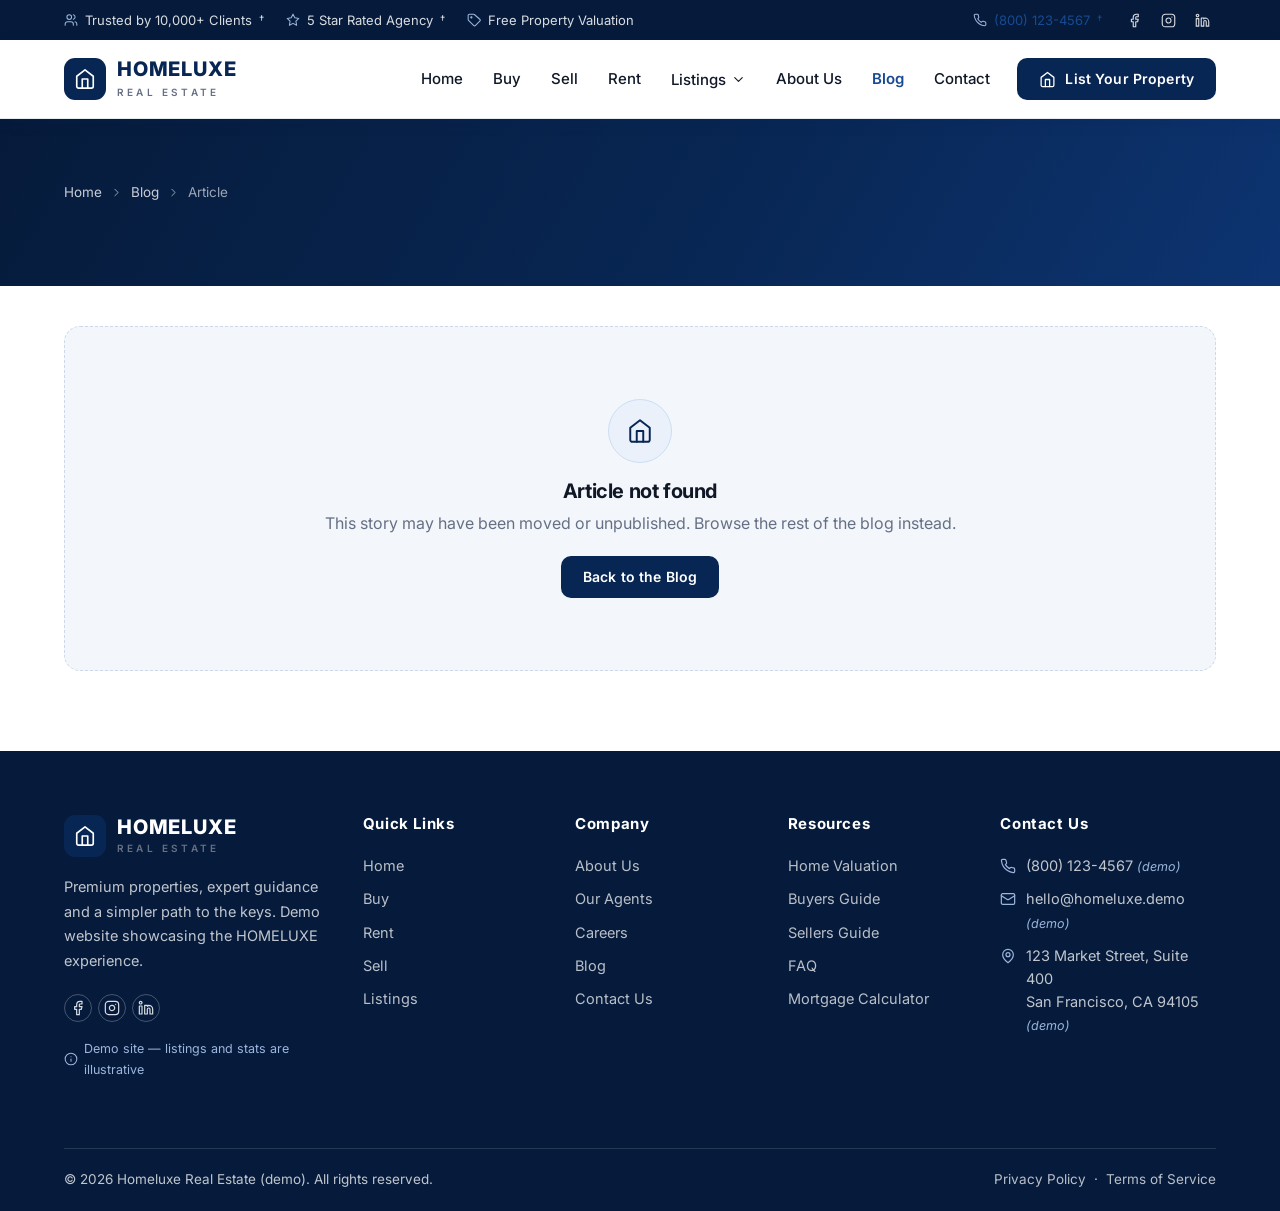
<file: blog-post.html>
<!DOCTYPE html>
<html lang="en">
<head>
  <meta charset="UTF-8">
  <meta name="viewport" content="width=device-width, initial-scale=1.0">
  <title>Article | HOMELUXE Real Estate</title>
  <meta name="description" content="Practical real estate guidance from the HOMELUXE team. Demo article.">
  <link rel="icon" href="data:image/svg+xml,%3Csvg xmlns='http://www.w3.org/2000/svg' viewBox='0 0 24 24' fill='%23082653'%3E%3Cpath d='m3 9 9-7 9 7v11a2 2 0 0 1-2 2H5a2 2 0 0 1-2-2z'/%3E%3C/svg%3E">
  <link rel="preconnect" href="https://fonts.googleapis.com">
  <link rel="preconnect" href="https://fonts.gstatic.com" crossorigin>
  <link href="https://fonts.googleapis.com/css2?family=Inter:wght@400;500;600;700;800&display=swap" rel="stylesheet">
  <link rel="stylesheet" href="css/style.css">
</head>
<body data-page="blog">
  <a class="sr-only" href="#main">Skip to content</a>
  <div id="site-header"></div>

  <main id="main">
    <section class="page-hero">
      <div class="container">
        <nav class="breadcrumbs" aria-label="Breadcrumb">
          <a href="index.html">Home</a> <svg class="i" width="13" height="13" viewBox="0 0 24 24" fill="none" stroke="currentColor" stroke-width="1.8" stroke-linecap="round" stroke-linejoin="round" aria-hidden="true"><path d="m9 18 6-6-6-6"/></svg>
          <a href="blog.html">Blog</a> <svg class="i" width="13" height="13" viewBox="0 0 24 24" fill="none" stroke="currentColor" stroke-width="1.8" stroke-linecap="round" stroke-linejoin="round" aria-hidden="true"><path d="m9 18 6-6-6-6"/></svg>
          <span aria-current="page" id="bc-article">Article</span>
        </nav>
      </div>
    </section>

    <div class="container">
      <div id="notFound" class="empty-state" style="display:none;margin:40px 0 80px">
        <span class="icon-circle navy" id="nfIcon"></span>
        <h3>Article not found</h3>
        <p>This story may have been moved or unpublished. Browse the rest of the blog instead.</p>
        <a class="btn btn-primary btn-sm" href="blog.html">Back to the Blog</a>
      </div>

      <article class="article" id="articleRoot" style="display:none;padding-block:44px 80px"></article>
    </div>
  </main>

  <div id="site-footer"></div>

  <script src="js/icons.js"></script>
  <script src="js/data.js"></script>
  <script src="js/core.js"></script>
  <script src="js/pages.js"></script>
</body>
</html>
</file>
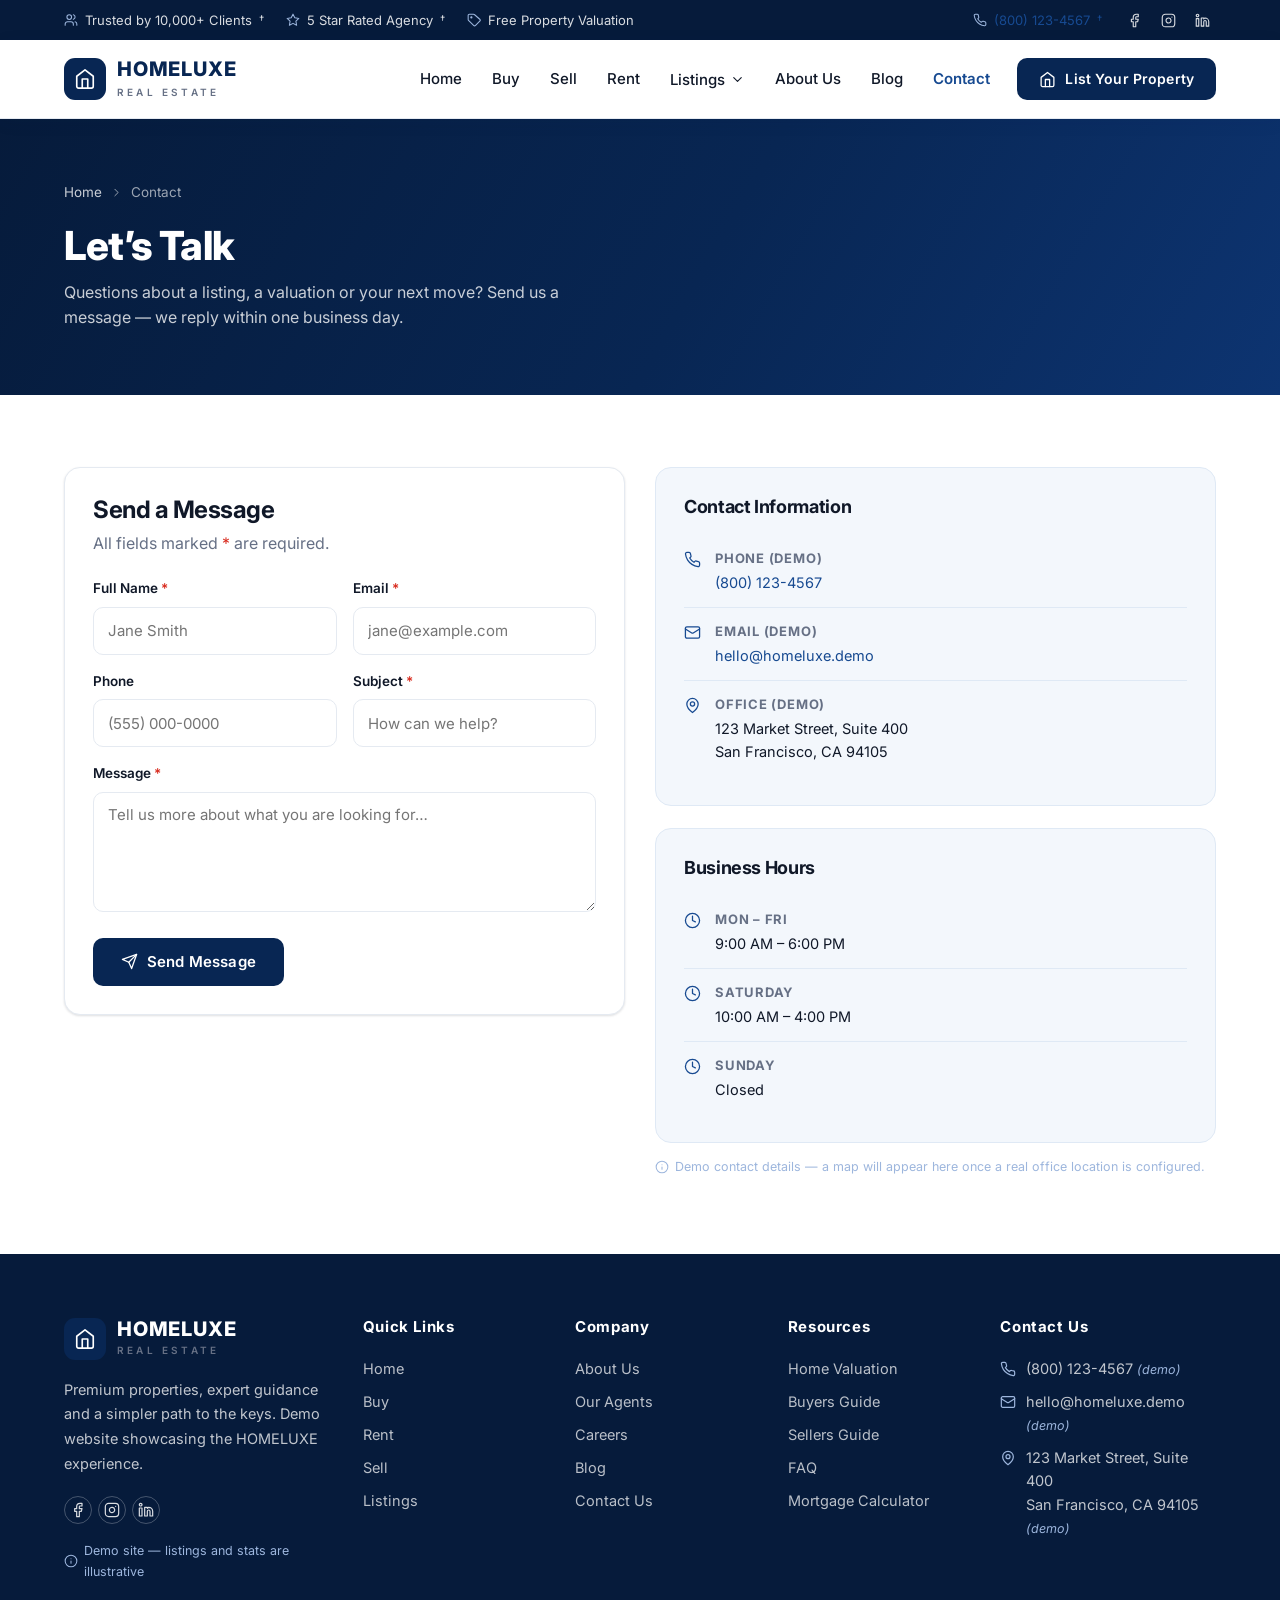
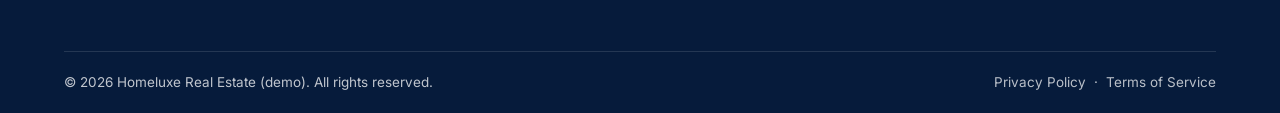
<file: contact.html>
<!DOCTYPE html>
<html lang="en">
<head>
  <meta charset="UTF-8">
  <meta name="viewport" content="width=device-width, initial-scale=1.0">
  <title>Contact Us | HOMELUXE Real Estate</title>
  <meta name="description" content="Contact HOMELUXE Real Estate — send us a message, call the office or visit us. We reply within one business day. Demo contact details.">
  <link rel="icon" href="data:image/svg+xml,%3Csvg xmlns='http://www.w3.org/2000/svg' viewBox='0 0 24 24' fill='%23082653'%3E%3Cpath d='m3 9 9-7 9 7v11a2 2 0 0 1-2 2H5a2 2 0 0 1-2-2z'/%3E%3C/svg%3E">
  <link rel="preconnect" href="https://fonts.googleapis.com">
  <link rel="preconnect" href="https://fonts.gstatic.com" crossorigin>
  <link href="https://fonts.googleapis.com/css2?family=Inter:wght@400;500;600;700;800&display=swap" rel="stylesheet">
  <link rel="stylesheet" href="css/style.css">
</head>
<body data-page="contact">
  <a class="sr-only" href="#main">Skip to content</a>
  <div id="site-header"></div>

  <main id="main">
    <section class="page-hero">
      <div class="container">
        <nav class="breadcrumbs" aria-label="Breadcrumb">
          <a href="index.html">Home</a> <svg class="i" width="13" height="13" viewBox="0 0 24 24" fill="none" stroke="currentColor" stroke-width="1.8" stroke-linecap="round" stroke-linejoin="round" aria-hidden="true"><path d="m9 18 6-6-6-6"/></svg>
          <span aria-current="page">Contact</span>
        </nav>
        <h1>Let&rsquo;s Talk</h1>
        <p>Questions about a listing, a valuation or your next move? Send us a message — we reply within one business day.</p>
      </div>
    </section>

    <section class="section" aria-label="Contact form and details">
      <div class="container calc-wrap">
        <div class="calc-card">
          <h2 style="font-size:24px;margin-bottom:6px">Send a Message</h2>
          <p style="color:var(--muted);margin-bottom:22px">All fields marked <span class="req" style="color:var(--danger)">*</span> are required.</p>
          <div id="contactFormMount"></div>
        </div>
        <div>
          <div class="info-panel">
            <h3>Contact Information</h3>
            <div class="info-row"><span data-icon="phone"></span><div><b>Phone (demo)</b><a href="tel:+18001234567">(800) 123-4567</a></div></div>
            <div class="info-row"><span data-icon="mail"></span><div><b>Email (demo)</b><a href="mailto:hello@homeluxe.demo">hello@homeluxe.demo</a></div></div>
            <div class="info-row"><span data-icon="pin"></span><div><b>Office (demo)</b>123 Market Street, Suite 400<br>San Francisco, CA 94105</div></div>
          </div>
          <div class="info-panel" style="margin-top:22px">
            <h3>Business Hours</h3>
            <div class="info-row"><span data-icon="clock"></span><div><b>Mon &ndash; Fri</b>9:00 AM – 6:00 PM</div></div>
            <div class="info-row"><span data-icon="clock"></span><div><b>Saturday</b>10:00 AM – 4:00 PM</div></div>
            <div class="info-row"><span data-icon="clock"></span><div><b>Sunday</b>Closed</div></div>
          </div>
          <p class="demo-note" style="margin-top:14px"><svg class="i" width="14" height="14" viewBox="0 0 24 24" fill="none" stroke="currentColor" stroke-width="1.8" stroke-linecap="round" stroke-linejoin="round" aria-hidden="true"><circle cx="12" cy="12" r="10"/><path d="M12 16v-4"/><path d="M12 8h.01"/></svg> Demo contact details — a map will appear here once a real office location is configured.</p>
        </div>
      </div>
    </section>
  </main>

  <div id="site-footer"></div>

  <script src="js/icons.js"></script>
  <script src="js/data.js"></script>
  <script src="js/core.js"></script>
  <script src="js/forms.js"></script>
  <script src="js/pages.js"></script>
</body>
</html>
</file>
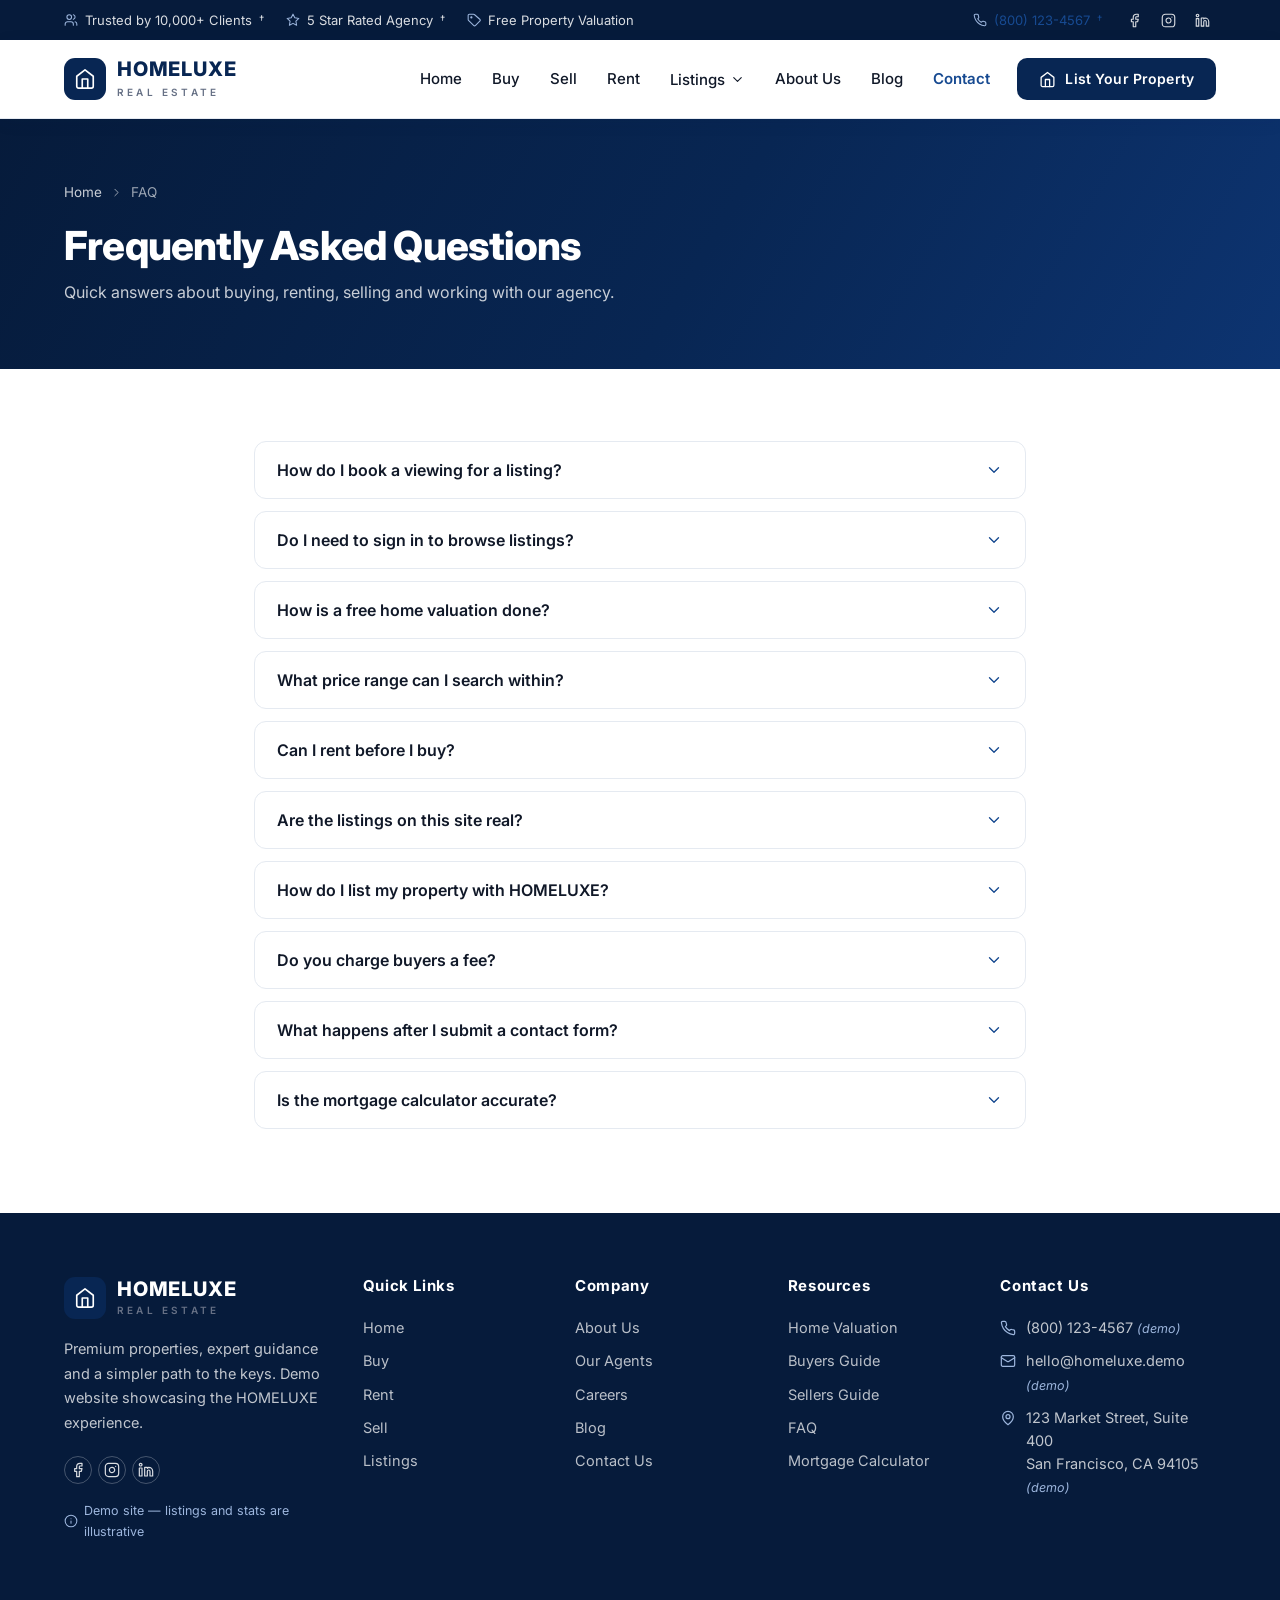
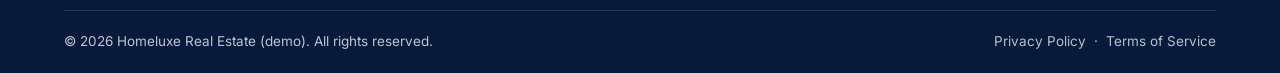
<file: faq.html>
<!DOCTYPE html>
<html lang="en">
<head>
  <meta charset="UTF-8">
  <meta name="viewport" content="width=device-width, initial-scale=1.0">
  <title>Frequently Asked Questions | HOMELUXE Real Estate</title>
  <meta name="description" content="Answers to common questions about buying, renting and selling property with HOMELUXE — financing, listings, valuations and the agency process.">
  <link rel="icon" href="data:image/svg+xml,%3Csvg xmlns='http://www.w3.org/2000/svg' viewBox='0 0 24 24' fill='%23082653'%3E%3Cpath d='m3 9 9-7 9 7v11a2 2 0 0 1-2 2H5a2 2 0 0 1-2-2z'/%3E%3C/svg%3E">
  <link rel="preconnect" href="https://fonts.googleapis.com">
  <link rel="preconnect" href="https://fonts.gstatic.com" crossorigin>
  <link href="https://fonts.googleapis.com/css2?family=Inter:wght@400;500;600;700;800&display=swap" rel="stylesheet">
  <link rel="stylesheet" href="css/style.css">
</head>
<body data-page="contact">
  <a class="sr-only" href="#main">Skip to content</a>
  <div id="site-header"></div>

  <main id="main">
    <section class="page-hero">
      <div class="container">
        <nav class="breadcrumbs" aria-label="Breadcrumb">
          <a href="index.html">Home</a> <svg class="i" width="13" height="13" viewBox="0 0 24 24" fill="none" stroke="currentColor" stroke-width="1.8" stroke-linecap="round" stroke-linejoin="round" aria-hidden="true"><path d="m9 18 6-6-6-6"/></svg>
          <span aria-current="page">FAQ</span>
        </nav>
        <h1>Frequently Asked Questions</h1>
        <p>Quick answers about buying, renting, selling and working with our agency.</p>
      </div>
    </section>

    <section class="section" aria-label="Questions and answers">
      <div class="container accordion" id="faqAccordion"></div>
    </section>
  </main>

  <div id="site-footer"></div>

  <script src="js/icons.js"></script>
  <script src="js/core.js"></script>
  <script src="js/pages.js"></script>
</body>
</html>
</file>
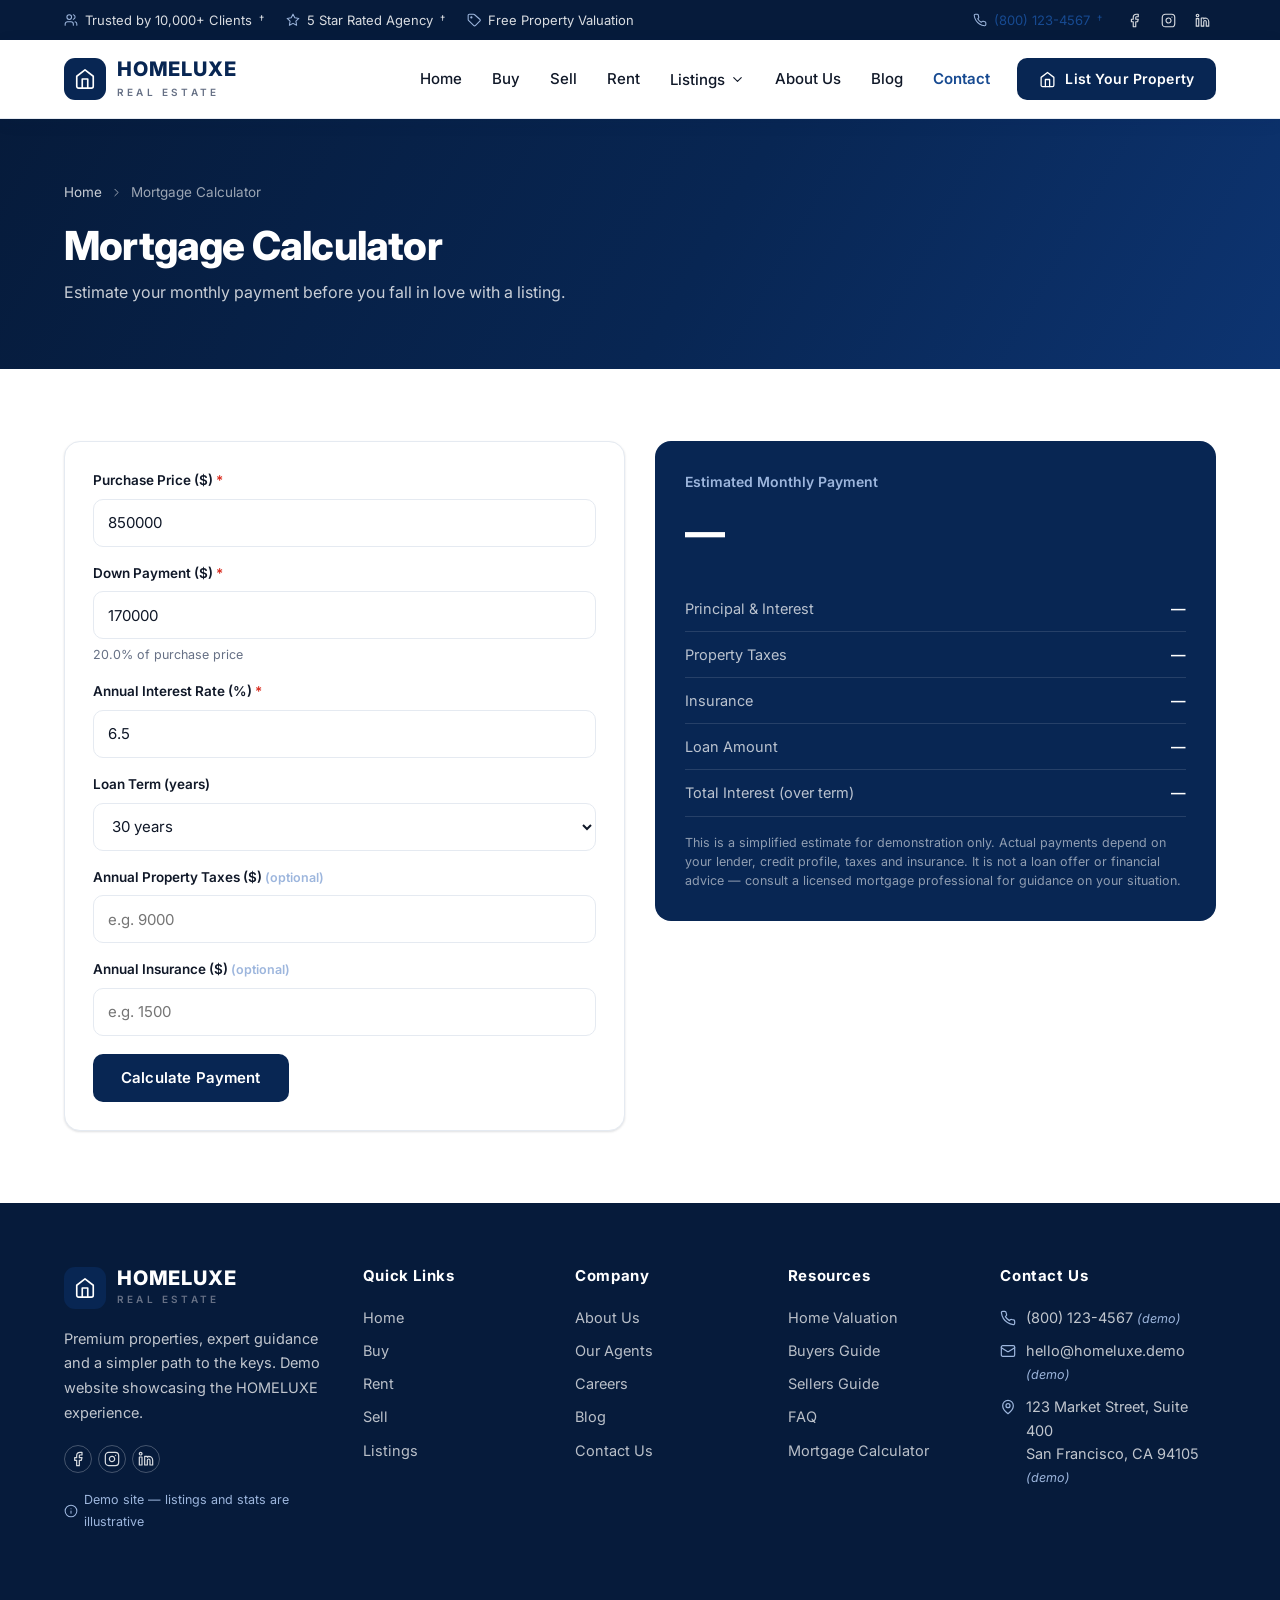
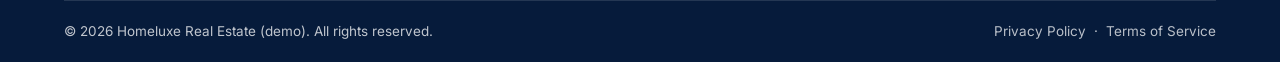
<file: mortgage-calculator.html>
<!DOCTYPE html>
<html lang="en">
<head>
  <meta charset="UTF-8">
  <meta name="viewport" content="width=device-width, initial-scale=1.0">
  <title>Mortgage Calculator | HOMELUXE Real Estate</title>
  <meta name="description" content="Estimate your monthly mortgage payment — principal, interest, taxes and insurance — with the HOMELUXE mortgage calculator. Estimates only, not financial advice.">
  <link rel="icon" href="data:image/svg+xml,%3Csvg xmlns='http://www.w3.org/2000/svg' viewBox='0 0 24 24' fill='%23082653'%3E%3Cpath d='m3 9 9-7 9 7v11a2 2 0 0 1-2 2H5a2 2 0 0 1-2-2z'/%3E%3C/svg%3E">
  <link rel="preconnect" href="https://fonts.googleapis.com">
  <link rel="preconnect" href="https://fonts.gstatic.com" crossorigin>
  <link href="https://fonts.googleapis.com/css2?family=Inter:wght@400;500;600;700;800&display=swap" rel="stylesheet">
  <link rel="stylesheet" href="css/style.css">
</head>
<body data-page="contact">
  <a class="sr-only" href="#main">Skip to content</a>
  <div id="site-header"></div>

  <main id="main">
    <section class="page-hero">
      <div class="container">
        <nav class="breadcrumbs" aria-label="Breadcrumb">
          <a href="index.html">Home</a> <svg class="i" width="13" height="13" viewBox="0 0 24 24" fill="none" stroke="currentColor" stroke-width="1.8" stroke-linecap="round" stroke-linejoin="round" aria-hidden="true"><path d="m9 18 6-6-6-6"/></svg>
          <span aria-current="page">Mortgage Calculator</span>
        </nav>
        <h1>Mortgage Calculator</h1>
        <p>Estimate your monthly payment before you fall in love with a listing.</p>
      </div>
    </section>

    <section class="section" aria-label="Mortgage calculator">
      <div class="container calc-wrap">
        <form class="calc-card" id="calcForm" novalidate>
          <div class="form-grid" style="grid-template-columns:1fr">
            <div class="field"><label for="c-price">Purchase Price ($) <span class="req">*</span></label>
              <input id="c-price" name="price" type="number" min="10000" step="1000" value="850000" inputmode="numeric"></div>
            <div class="field"><label for="c-down">Down Payment ($) <span class="req">*</span></label>
              <input id="c-down" name="down" type="number" min="0" step="1000" value="170000" inputmode="numeric">
              <div class="field-error" style="display:block;color:var(--muted)" id="downPct">—</div></div>
            <div class="field"><label for="c-rate">Annual Interest Rate (%) <span class="req">*</span></label>
              <input id="c-rate" name="rate" type="number" min="0.1" max="25" step="0.01" value="6.5" inputmode="decimal"></div>
            <div class="field"><label for="c-term">Loan Term (years)</label>
              <select id="c-term" name="term">
                <option value="30" selected>30 years</option>
                <option value="20">20 years</option>
                <option value="15">15 years</option>
                <option value="10">10 years</option>
              </select></div>
            <div class="field"><label for="c-tax">Annual Property Taxes ($) <span class="demo-note">(optional)</span></label>
              <input id="c-tax" name="tax" type="number" min="0" step="100" placeholder="e.g. 9000" inputmode="numeric"></div>
            <div class="field"><label for="c-ins">Annual Insurance ($) <span class="demo-note">(optional)</span></label>
              <input id="c-ins" name="ins" type="number" min="0" step="100" placeholder="e.g. 1500" inputmode="numeric"></div>
          </div>
          <button type="submit" class="btn btn-primary" style="margin-top:18px">Calculate Payment</button>
        </form>

        <div class="calc-result" id="calcResult" aria-live="polite">
          <div class="label">Estimated Monthly Payment</div>
          <div class="amount" id="calcMonthly">—</div>
          <div class="calc-rows">
            <div class="calc-row"><span>Principal &amp; Interest</span><b id="calcPI">—</b></div>
            <div class="calc-row"><span>Property Taxes</span><b id="calcTax">—</b></div>
            <div class="calc-row"><span>Insurance</span><b id="calcIns">—</b></div>
            <div class="calc-row"><span>Loan Amount</span><b id="calcLoan">—</b></div>
            <div class="calc-row"><span>Total Interest (over term)</span><b id="calcTotalInterest">—</b></div>
          </div>
          <p class="calc-fine">This is a simplified estimate for demonstration only. Actual payments depend on your lender, credit profile, taxes and insurance. It is not a loan offer or financial advice — consult a licensed mortgage professional for guidance on your situation.</p>
        </div>
      </div>
    </section>
  </main>

  <div id="site-footer"></div>

  <script src="js/icons.js"></script>
  <script src="js/core.js"></script>
  <script src="js/pages.js"></script>
</body>
</html>
</file>
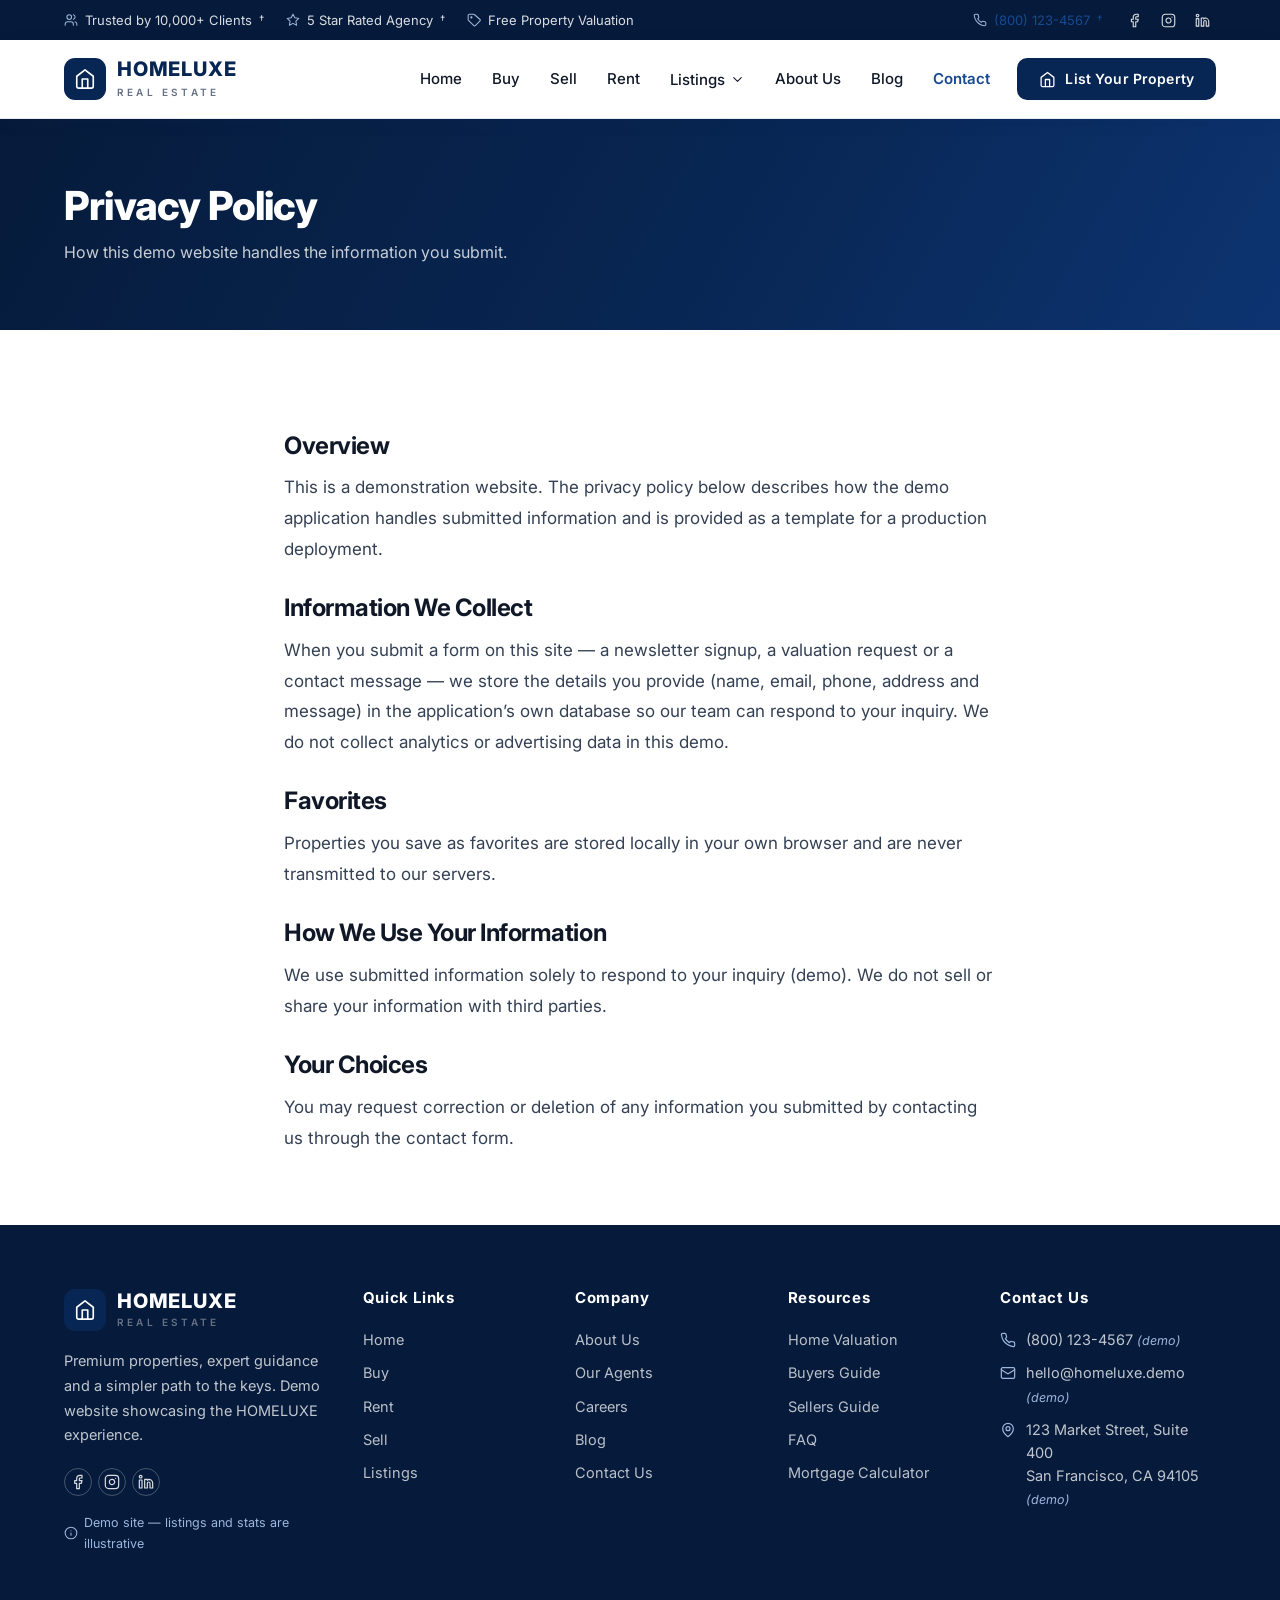
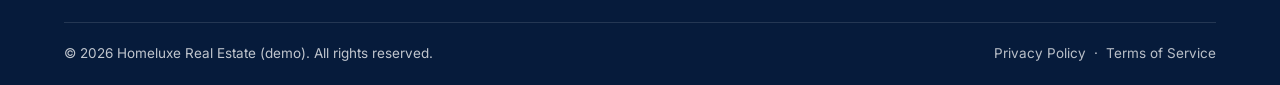
<file: privacy.html>
<!DOCTYPE html>
<html lang="en">
<head>
  <meta charset="UTF-8">
  <meta name="viewport" content="width=device-width, initial-scale=1.0">
  <title>Privacy Policy | HOMELUXE Real Estate</title>
  <meta name="description" content="Privacy policy for the HOMELUXE Real Estate demo website.">
  <meta name="robots" content="noindex">
  <link rel="icon" href="data:image/svg+xml,%3Csvg xmlns='http://www.w3.org/2000/svg' viewBox='0 0 24 24' fill='%23082653'%3E%3Cpath d='m3 9 9-7 9 7v11a2 2 0 0 1-2 2H5a2 2 0 0 1-2-2z'/%3E%3C/svg%3E">
  <link rel="preconnect" href="https://fonts.googleapis.com">
  <link rel="preconnect" href="https://fonts.gstatic.com" crossorigin>
  <link href="https://fonts.googleapis.com/css2?family=Inter:wght@400;500;600;700;800&display=swap" rel="stylesheet">
  <link rel="stylesheet" href="css/style.css">
</head>
<body data-page="contact">
  <a class="sr-only" href="#main">Skip to content</a>
  <div id="site-header"></div>
  <main id="main">
    <section class="page-hero"><div class="container">
      <h1>Privacy Policy</h1>
      <p>How this demo website handles the information you submit.</p>
    </div></section>
    <section class="section"><div class="container article">
      <h2>Overview</h2>
      <p>This is a demonstration website. The privacy policy below describes how the demo application handles submitted information and is provided as a template for a production deployment.</p>
      <h2>Information We Collect</h2>
      <p>When you submit a form on this site — a newsletter signup, a valuation request or a contact message — we store the details you provide (name, email, phone, address and message) in the application&rsquo;s own database so our team can respond to your inquiry. We do not collect analytics or advertising data in this demo.</p>
      <h2>Favorites</h2>
      <p>Properties you save as favorites are stored locally in your own browser and are never transmitted to our servers.</p>
      <h2>How We Use Your Information</h2>
      <p>We use submitted information solely to respond to your inquiry (demo). We do not sell or share your information with third parties.</p>
      <h2>Your Choices</h2>
      <p>You may request correction or deletion of any information you submitted by contacting us through the contact form.</p>
    </div></section>
  </main>
  <div id="site-footer"></div>
  <script src="js/icons.js"></script>
  <script src="js/core.js"></script>
  <script src="js/pages.js"></script>
</body>
</html>
</file>
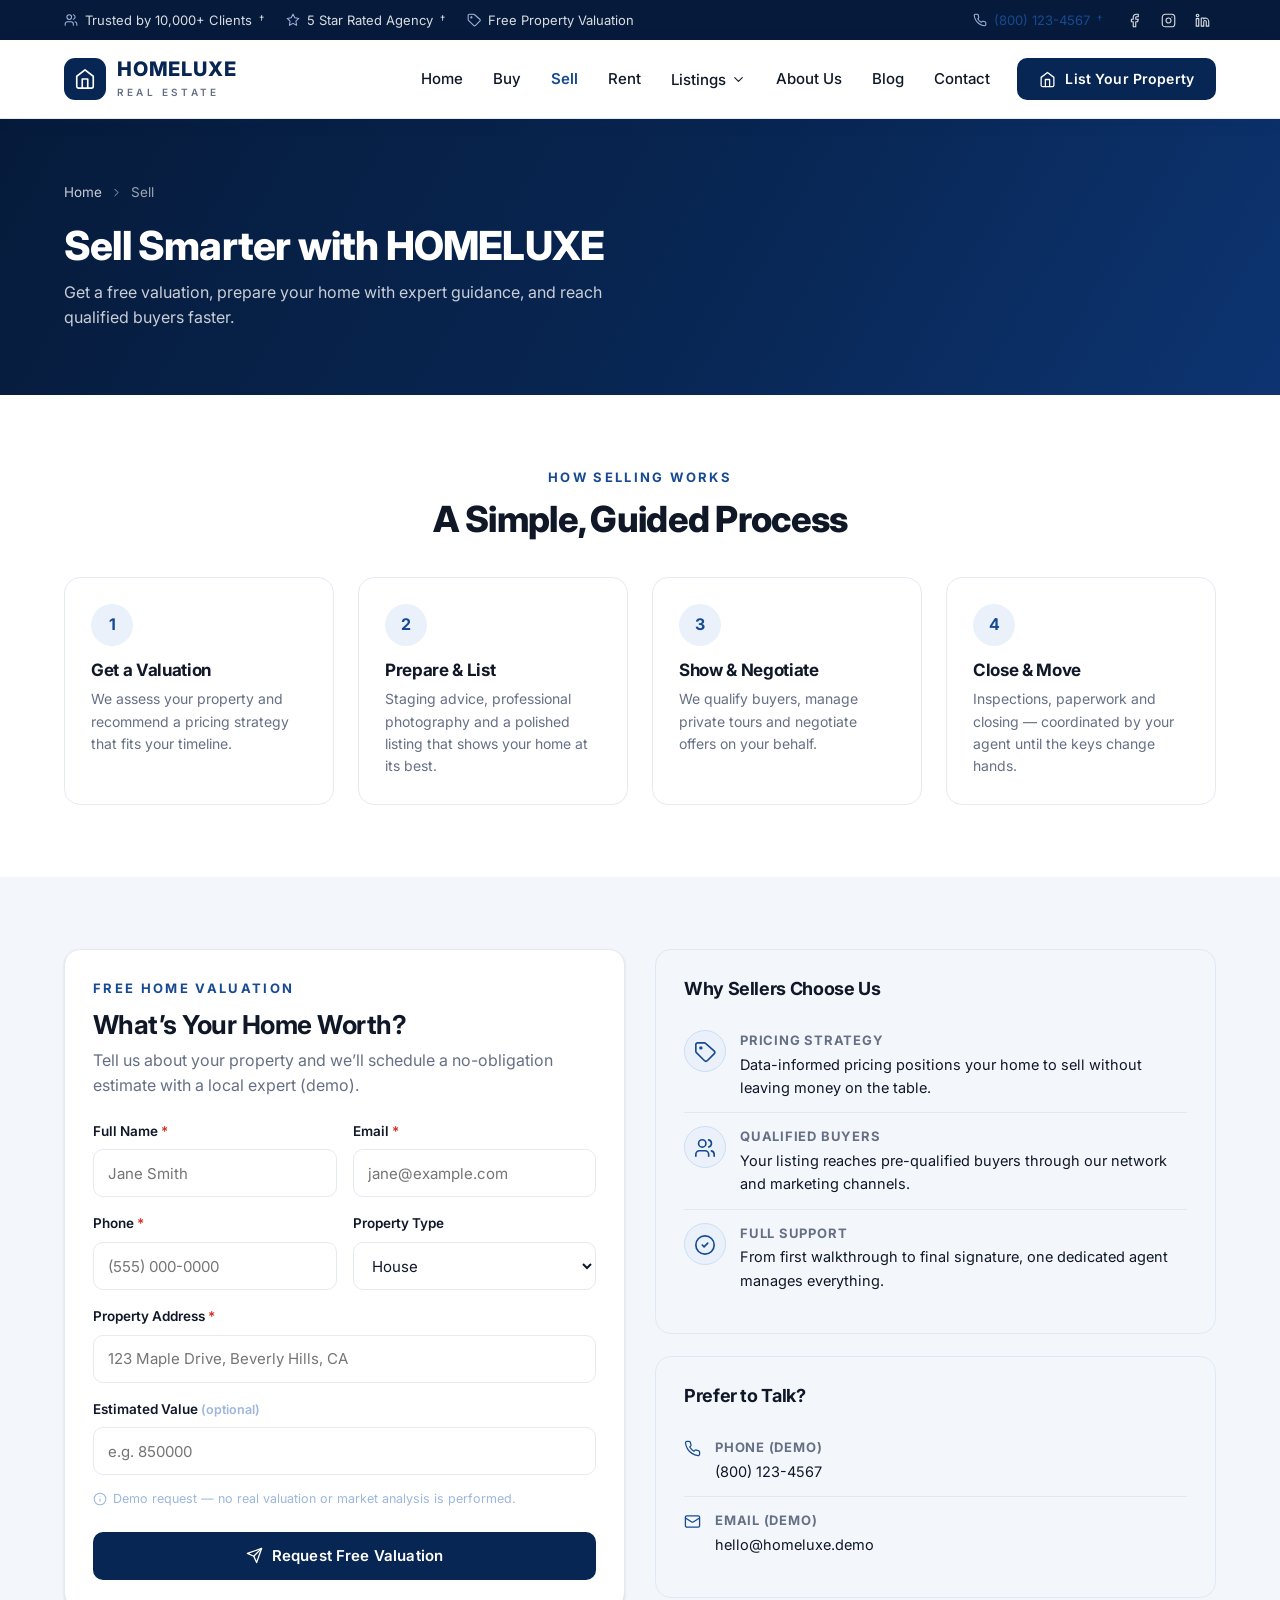
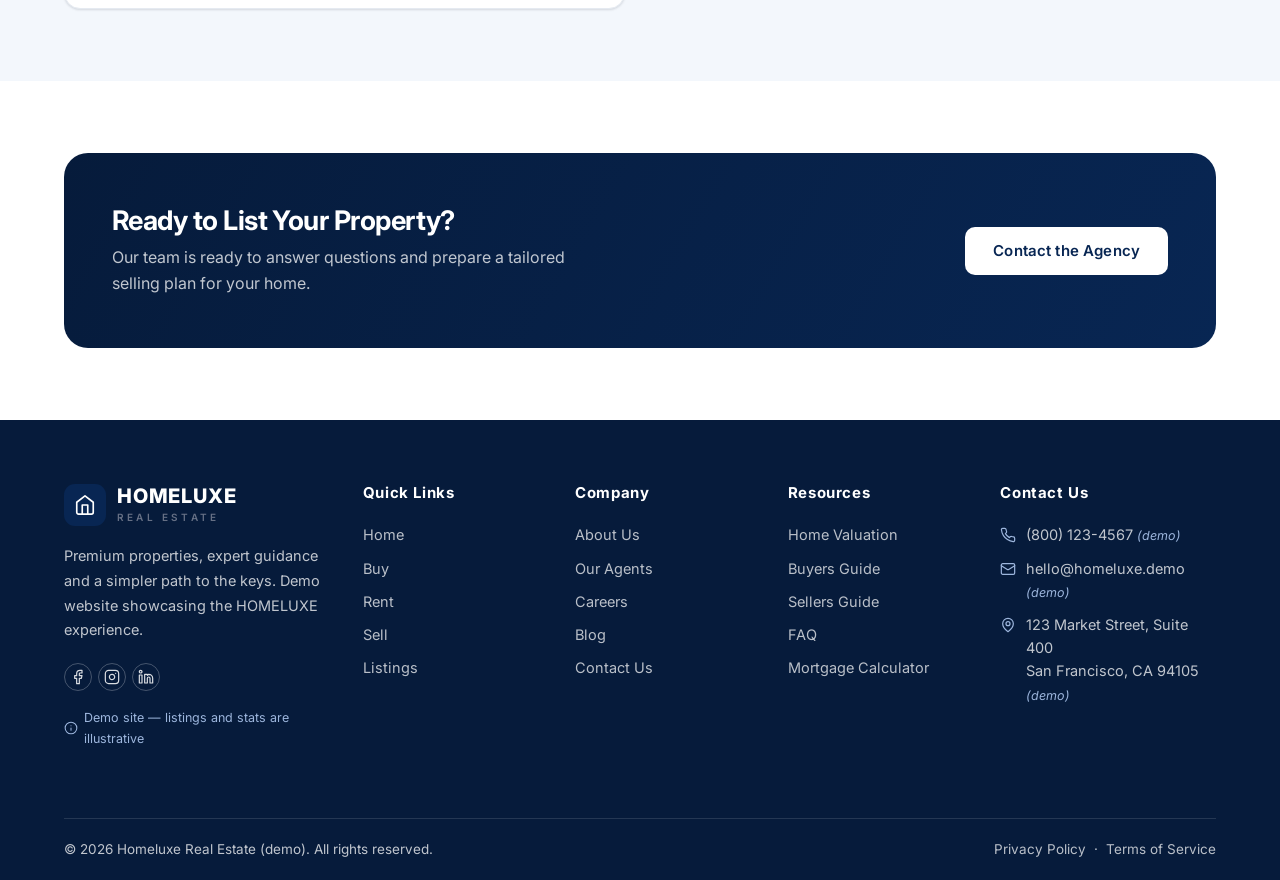
<file: sell.html>
<!DOCTYPE html>
<html lang="en">
<head>
  <meta charset="UTF-8">
  <meta name="viewport" content="width=device-width, initial-scale=1.0">
  <title>Sell Your Property — Free Home Valuation | HOMELUXE Real Estate</title>
  <meta name="description" content="Sell your home with HOMELUXE. Request a free property valuation and get expert guidance on pricing, staging and marketing your listing. Demo website.">
  <link rel="icon" href="data:image/svg+xml,%3Csvg xmlns='http://www.w3.org/2000/svg' viewBox='0 0 24 24' fill='%23082653'%3E%3Cpath d='m3 9 9-7 9 7v11a2 2 0 0 1-2 2H5a2 2 0 0 1-2-2z'/%3E%3C/svg%3E">
  <link rel="preconnect" href="https://fonts.googleapis.com">
  <link rel="preconnect" href="https://fonts.gstatic.com" crossorigin>
  <link href="https://fonts.googleapis.com/css2?family=Inter:wght@400;500;600;700;800&display=swap" rel="stylesheet">
  <link rel="stylesheet" href="css/style.css">
</head>
<body data-page="sell">
  <a class="sr-only" href="#main">Skip to content</a>
  <div id="site-header"></div>

  <main id="main">
    <section class="page-hero">
      <div class="container">
        <nav class="breadcrumbs" aria-label="Breadcrumb">
          <a href="index.html">Home</a> <svg class="i" width="13" height="13" viewBox="0 0 24 24" fill="none" stroke="currentColor" stroke-width="1.8" stroke-linecap="round" stroke-linejoin="round" aria-hidden="true"><path d="m9 18 6-6-6-6"/></svg>
          <span aria-current="page">Sell</span>
        </nav>
        <h1>Sell Smarter with HOMELUXE</h1>
        <p>Get a free valuation, prepare your home with expert guidance, and reach qualified buyers faster.</p>
      </div>
    </section>

    <section class="section" aria-labelledby="process-heading">
      <div class="container">
        <div class="section-head" style="justify-content:center;text-align:center">
          <div>
            <span class="eyebrow">How Selling Works</span>
            <h2 id="process-heading">A Simple, Guided Process</h2>
          </div>
        </div>
        <div class="steps-grid">
          <div class="step-card"><span class="step-num">1</span><h3>Get a Valuation</h3><p>We assess your property and recommend a pricing strategy that fits your timeline.</p></div>
          <div class="step-card"><span class="step-num">2</span><h3>Prepare &amp; List</h3><p>Staging advice, professional photography and a polished listing that shows your home at its best.</p></div>
          <div class="step-card"><span class="step-num">3</span><h3>Show &amp; Negotiate</h3><p>We qualify buyers, manage private tours and negotiate offers on your behalf.</p></div>
          <div class="step-card"><span class="step-num">4</span><h3>Close &amp; Move</h3><p>Inspections, paperwork and closing — coordinated by your agent until the keys change hands.</p></div>
        </div>
      </div>
    </section>

    <section class="section soft-bg" id="valuation" aria-labelledby="valuation-heading">
      <div class="container">
        <div class="calc-wrap">
          <div class="calc-card">
            <span class="eyebrow">Free Home Valuation</span>
            <h2 id="valuation-heading" style="font-size:26px;margin-bottom:8px">What&rsquo;s Your Home Worth?</h2>
            <p style="color:var(--muted);margin-bottom:22px">Tell us about your property and we&rsquo;ll schedule a no-obligation estimate with a local expert (demo).</p>
            <div id="valuationFormMount"></div>
          </div>
          <div>
            <div class="info-panel" style="margin-bottom:22px">
              <h3>Why Sellers Choose Us</h3>
              <div class="info-row"><span class="icon-circle navy" style="width:42px;height:42px" data-icon="tag"></span><div><b>Pricing Strategy</b>Data-informed pricing positions your home to sell without leaving money on the table.</div></div>
              <div class="info-row"><span class="icon-circle navy" style="width:42px;height:42px" data-icon="users"></span><div><b>Qualified Buyers</b>Your listing reaches pre-qualified buyers through our network and marketing channels.</div></div>
              <div class="info-row"><span class="icon-circle navy" style="width:42px;height:42px" data-icon="checkCircle"></span><div><b>Full Support</b>From first walkthrough to final signature, one dedicated agent manages everything.</div></div>
            </div>
            <div class="info-panel">
              <h3>Prefer to Talk?</h3>
              <div class="info-row"><span data-icon="phone"></span><div><b>Phone (demo)</b>(800) 123-4567</div></div>
              <div class="info-row"><span data-icon="mail"></span><div><b>Email (demo)</b>hello@homeluxe.demo</div></div>
            </div>
          </div>
        </div>
      </div>
    </section>

    <section class="section container" aria-label="Contact call to action">
      <div class="cta-band">
        <div>
          <h2>Ready to List Your Property?</h2>
          <p>Our team is ready to answer questions and prepare a tailored selling plan for your home.</p>
        </div>
        <a class="btn btn-white" href="contact.html">Contact the Agency</a>
      </div>
    </section>
  </main>

  <div id="site-footer"></div>

  <script src="js/icons.js"></script>
  <script src="js/data.js"></script>
  <script src="js/core.js"></script>
  <script src="js/forms.js"></script>
  <script src="js/pages.js"></script>
</body>
</html>
</file>
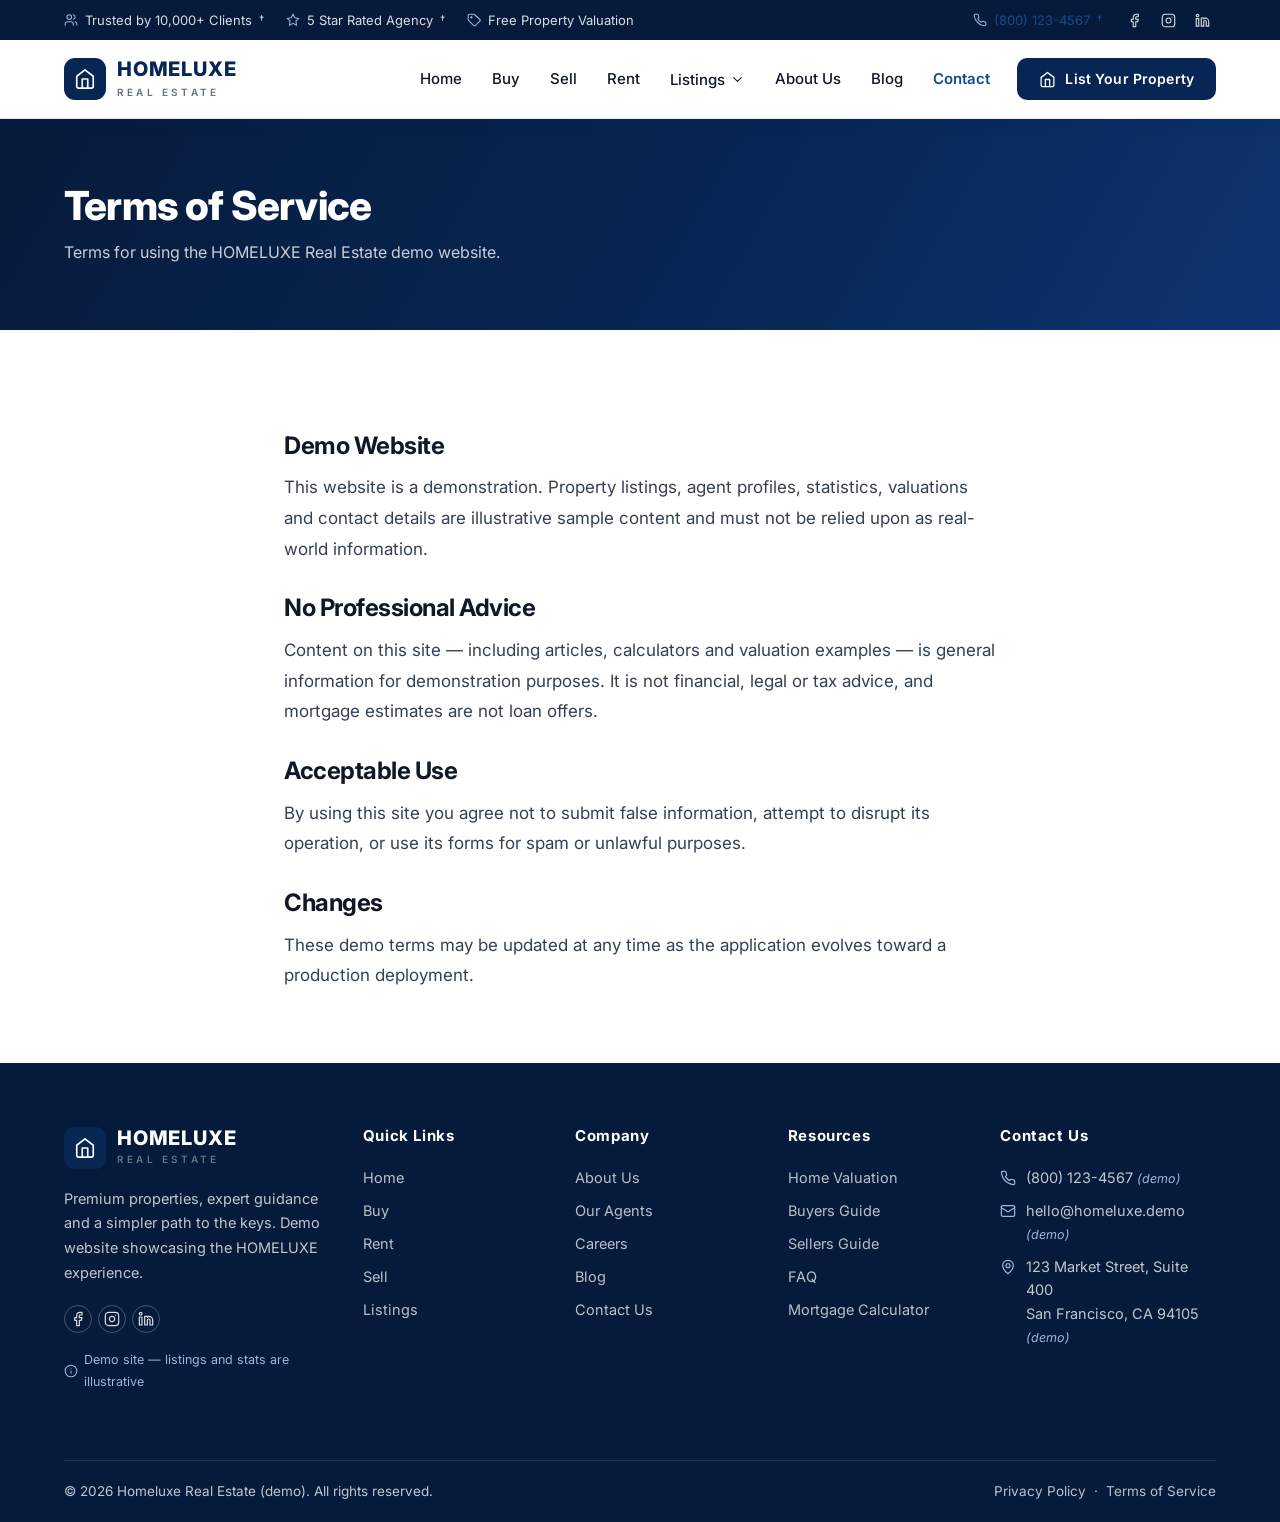
<file: terms.html>
<!DOCTYPE html>
<html lang="en">
<head>
  <meta charset="UTF-8">
  <meta name="viewport" content="width=device-width, initial-scale=1.0">
  <title>Terms of Service | HOMELUXE Real Estate</title>
  <meta name="description" content="Terms of service for the HOMELUXE Real Estate demo website.">
  <meta name="robots" content="noindex">
  <link rel="icon" href="data:image/svg+xml,%3Csvg xmlns='http://www.w3.org/2000/svg' viewBox='0 0 24 24' fill='%23082653'%3E%3Cpath d='m3 9 9-7 9 7v11a2 2 0 0 1-2 2H5a2 2 0 0 1-2-2z'/%3E%3C/svg%3E">
  <link rel="preconnect" href="https://fonts.googleapis.com">
  <link rel="preconnect" href="https://fonts.gstatic.com" crossorigin>
  <link href="https://fonts.googleapis.com/css2?family=Inter:wght@400;500;600;700;800&display=swap" rel="stylesheet">
  <link rel="stylesheet" href="css/style.css">
</head>
<body data-page="contact">
  <a class="sr-only" href="#main">Skip to content</a>
  <div id="site-header"></div>
  <main id="main">
    <section class="page-hero"><div class="container">
      <h1>Terms of Service</h1>
      <p>Terms for using the HOMELUXE Real Estate demo website.</p>
    </div></section>
    <section class="section"><div class="container article">
      <h2>Demo Website</h2>
      <p>This website is a demonstration. Property listings, agent profiles, statistics, valuations and contact details are illustrative sample content and must not be relied upon as real-world information.</p>
      <h2>No Professional Advice</h2>
      <p>Content on this site — including articles, calculators and valuation examples — is general information for demonstration purposes. It is not financial, legal or tax advice, and mortgage estimates are not loan offers.</p>
      <h2>Acceptable Use</h2>
      <p>By using this site you agree not to submit false information, attempt to disrupt its operation, or use its forms for spam or unlawful purposes.</p>
      <h2>Changes</h2>
      <p>These demo terms may be updated at any time as the application evolves toward a production deployment.</p>
    </div></section>
  </main>
  <div id="site-footer"></div>
  <script src="js/icons.js"></script>
  <script src="js/core.js"></script>
  <script src="js/pages.js"></script>
</body>
</html>
</file>
<file: css/style.css>
/* ============================================================
   HOMELUXE REAL ESTATE — design system
   Palette: navy #082653 | deep #061B3B | blue #174A91
            soft #F3F7FC | ink #101828 | muted #667085
            border #E5EAF1 | green #4B8D37
   ============================================================ */
:root {
  --navy: #082653;
  --navy-deep: #061b3b;
  --blue: #174a91;
  --blue-tint: #eaf1fb;
  --soft: #f3f7fc;
  --ink: #101828;
  --muted: #667085;
  --border: #e5eaf1;
  --green: #4b8d37;
  --danger: #d92d20;
  --white: #ffffff;
  --radius: 12px;
  --radius-lg: 16px;
  --radius-xl: 24px;
  --shadow-sm: 0 1px 2px rgba(16, 24, 40, .06), 0 1px 3px rgba(16, 24, 40, .08);
  --shadow-md: 0 6px 16px rgba(16, 24, 40, .1);
  --shadow-lg: 0 16px 40px rgba(8, 38, 83, .16);
  --font: 'Inter', -apple-system, BlinkMacSystemFont, 'Segoe UI', Roboto, Arial, sans-serif;
}

* { box-sizing: border-box; padding: 0; margin: 0; }

html { scroll-behavior: smooth; }

body {
  font-family: var(--font);
  color: var(--ink);
  background: var(--white);
  font-size: 16px;
  line-height: 1.6;
  -webkit-font-smoothing: antialiased;
}

img { display: block; max-width: 100%; }
a { color: var(--blue); text-decoration: none; }
a:hover { text-decoration: none; }
ul, ol { list-style: none; }
button { font-family: inherit; cursor: pointer; background: none; border: 0; color: inherit; }
input, select, textarea { font-family: inherit; font-size: 15px; color: var(--ink); }

h1, h2, h3, h4 { line-height: 1.2; letter-spacing: -.02em; font-weight: 700; }

.sr-only {
  position: absolute; width: 1px; height: 1px; padding: 0; margin: -1px;
  overflow: hidden; clip: rect(0, 0, 0, 0); white-space: nowrap; border: 0;
}

:focus-visible { outline: 3px solid rgba(23, 74, 145, .5); outline-offset: 2px; border-radius: 4px; }

.container { max-width: 1200px; margin-inline: auto; padding-inline: 24px; }

.i { flex: none; vertical-align: -3px; }

/* ---------------- Buttons ---------------- */
.btn {
  display: inline-flex; align-items: center; justify-content: center; gap: 9px;
  min-height: 48px; padding: 0 26px; border-radius: 10px;
  font-size: 15px; font-weight: 600; letter-spacing: .01em;
  border: 2px solid transparent; transition: background .2s, color .2s, border-color .2s, transform .2s, box-shadow .2s;
  text-decoration: none; white-space: nowrap;
}
.btn:hover { transform: translateY(-1px); }
.btn:active { transform: translateY(0); }
.btn-primary { background: var(--navy); color: #fff; }
.btn-primary:hover { background: #0a2f6b; box-shadow: 0 8px 18px rgba(8, 38, 83, .25); }
.btn-outline { border-color: var(--navy); color: var(--navy); background: transparent; }
.btn-outline:hover { background: var(--navy); color: #fff; }
.btn-white { background: #fff; color: var(--navy); }
.btn-white:hover { box-shadow: 0 8px 18px rgba(0, 0, 0, .25); }
.btn-hero-outline { border-color: rgba(16, 24, 40, .55); color: var(--ink); background: rgba(255, 255, 255, .55); backdrop-filter: blur(3px); }
.btn-hero-outline:hover { background: rgba(16, 24, 40, .9); color: #fff; }
.btn-sm { min-height: 42px; padding: 0 20px; font-size: 14px; }
.btn[disabled] { opacity: .6; cursor: not-allowed; transform: none; }

/* ---------------- Header ---------------- */
.topbar { background: var(--navy-deep); color: rgba(255, 255, 255, .85); font-size: 13px; }
.topbar-inner { display: flex; align-items: center; justify-content: space-between; gap: 16px; min-height: 38px; flex-wrap: wrap; padding-block: 6px; }
.topbar-group { display: flex; align-items: center; gap: 22px; flex-wrap: wrap; }
.topbar-item { display: inline-flex; align-items: center; gap: 7px; white-space: nowrap; }
.topbar-item .i { color: #9db6dd; }
.topbar-right { display: flex; align-items: center; gap: 18px; }
.social-links { display: flex; gap: 6px; }
.social-links a {
  display: inline-flex; align-items: center; justify-content: center;
  width: 28px; height: 28px; border-radius: 50%; color: rgba(255, 255, 255, .85);
  transition: background .2s, color .2s;
}
.social-links a:hover { background: rgba(255, 255, 255, .16); color: #fff; }

.navbar {
  background: #fff; position: sticky; top: 0; z-index: 60;
  box-shadow: 0 1px 0 var(--border), 0 4px 18px rgba(8, 38, 83, .06);
}
.navbar-inner { display: flex; align-items: center; gap: 28px; min-height: 78px; }
.brand { display: flex; align-items: center; gap: 11px; color: var(--navy); }
.brand-mark {
  display: inline-flex; align-items: center; justify-content: center;
  width: 42px; height: 42px; border-radius: 11px; background: var(--navy); color: #fff;
}
.brand-name { font-size: 20px; font-weight: 800; letter-spacing: .04em; line-height: 1.05; }
.brand-sub { display: block; font-size: 10px; font-weight: 600; letter-spacing: .32em; color: var(--muted); text-transform: uppercase; }

.nav-links { display: flex; align-items: center; gap: 4px; margin-left: auto; }
.nav-links > li { position: relative; }
.nav-link {
  display: inline-flex; align-items: center; gap: 5px; padding: 10px 13px;
  font-size: 15px; font-weight: 500; color: var(--ink); border-radius: 8px;
  transition: color .2s, background .2s;
}
.nav-link:hover { color: var(--blue); background: var(--blue-tint); }
.nav-link.active { color: var(--blue); font-weight: 600; }
.nav-link .i { transition: transform .2s; }
.nav-links > li.open .nav-link .i { transform: rotate(180deg); }

.dropdown {
  position: absolute; top: calc(100% + 2px); left: 0; z-index: 70;
  min-width: 210px; background: #fff; border: 1px solid var(--border);
  border-radius: 12px; box-shadow: var(--shadow-lg); padding: 8px;
  display: none;
}
.nav-links > li.open .dropdown { display: block; animation: drop-in .18s ease; }
.dropdown a {
  display: flex; align-items: center; justify-content: space-between; gap: 10px;
  padding: 10px 14px; border-radius: 8px; font-size: 14.5px; font-weight: 500; color: var(--ink);
}
.dropdown a:hover { background: var(--soft); color: var(--blue); }
.dropdown a .i { color: var(--muted); }

.nav-cta { margin-left: 10px; }
.menu-btn { display: none; margin-left: auto; width: 44px; height: 44px; border-radius: 10px; color: var(--navy); align-items: center; justify-content: center; border: 1px solid var(--border); }
.menu-btn:hover { background: var(--soft); }

.mobile-menu { display: none; border-top: 1px solid var(--border); background: #fff; padding: 10px 24px 22px; }
.mobile-menu.open { display: block; }
.mobile-menu a {
  display: flex; align-items: center; justify-content: space-between;
  padding: 13px 4px; font-size: 16px; font-weight: 500; color: var(--ink);
  border-bottom: 1px solid var(--border);
}
.mobile-menu a.active { color: var(--blue); font-weight: 600; }
.mobile-menu .btn { margin-top: 16px; width: 100%; }

/* ---------------- Hero ---------------- */
.hero {
  position: relative; color: var(--ink);
  background-image: var(--hero-img, none);
  background-size: cover; background-position: center 62%;
  min-height: 620px; display: flex; align-items: center;
}
.hero::before {
  content: ""; position: absolute; inset: 0;
  background: linear-gradient(90deg, rgba(255, 255, 255, .94) 0%, rgba(255, 255, 255, .82) 34%, rgba(255, 255, 255, .18) 66%, rgba(8, 38, 83, .08) 100%);
}
.hero-inner { position: relative; width: 100%; padding-block: 84px 150px; }
.hero-copy { max-width: 590px; }
.hero-copy h1 { font-size: 56px; font-weight: 800; margin-bottom: 18px; }
.hero-copy h1 .accent { color: var(--blue); }
.hero-copy p { font-size: 18px; color: var(--muted); max-width: 470px; margin-bottom: 32px; }
.hero-actions { display: flex; gap: 14px; flex-wrap: wrap; }

/* ---------------- Search panel ---------------- */
.search-panel-wrap { position: relative; z-index: 10; margin-top: -84px; padding-bottom: 26px; }
.search-panel {
  background: #fff; border: 1px solid var(--border); border-radius: var(--radius-lg);
  box-shadow: var(--shadow-lg); padding: 18px 20px 20px;
}
.search-tabs { display: inline-flex; gap: 4px; background: var(--soft); border-radius: 11px; padding: 4px; margin-bottom: 16px; }
.search-tab {
  padding: 9px 26px; border-radius: 8px; font-size: 14px; font-weight: 600; color: var(--muted);
  transition: background .2s, color .2s, box-shadow .2s;
}
.search-tab[aria-selected="true"] { background: var(--navy); color: #fff; box-shadow: var(--shadow-sm); }
.search-fields { display: grid; grid-template-columns: 1.25fr 1fr 1fr .8fr .8fr auto; gap: 14px; align-items: end; }
.sp-field label { display: block; font-size: 12.5px; font-weight: 600; color: var(--muted); margin-bottom: 6px; letter-spacing: .02em; }
.sp-field input, .sp-field select {
  width: 100%; height: 46px; padding: 0 12px; border: 1.5px solid var(--border);
  border-radius: 10px; background: #fff; transition: border-color .2s, box-shadow .2s;
}
.sp-field input:focus, .sp-field select:focus { outline: none; border-color: var(--blue); box-shadow: 0 0 0 3px rgba(23, 74, 145, .14); }
.sp-price-pair { display: grid; grid-template-columns: 1fr 1fr; gap: 8px; }
.sp-error { font-size: 13px; color: var(--danger); margin-top: 10px; display: none; }
.sp-error.show { display: block; }

/* ---------------- Trust bar ---------------- */
.trust-bar { background: #fff; border-bottom: 1px solid var(--border); }
.trust-grid { display: grid; grid-template-columns: repeat(4, 1fr); gap: 30px; padding-block: 42px; }
.trust-item { display: flex; gap: 16px; align-items: flex-start; }
.icon-circle {
  flex: none; width: 54px; height: 54px; border-radius: 50%;
  display: inline-flex; align-items: center; justify-content: center;
}
.icon-circle.navy { background: var(--blue-tint); border: 1.5px solid #cdddf3; color: var(--navy); }
.icon-circle.white-blue { background: #fff; border: 1.5px solid #cdddf3; color: var(--blue); }
.trust-item h3 { font-size: 16px; margin-bottom: 5px; }
.trust-item p { font-size: 14px; color: var(--muted); line-height: 1.5; }

/* ---------------- Sections ---------------- */
.section { padding-block: 72px; }
.section.soft-bg { background: var(--soft); }
.section-head { display: flex; align-items: flex-end; justify-content: space-between; gap: 20px; margin-bottom: 36px; flex-wrap: wrap; }
.eyebrow {
  display: block; font-size: 13px; font-weight: 700; letter-spacing: .18em;
  text-transform: uppercase; color: var(--blue); margin-bottom: 10px;
}
.section-head h2 { font-size: 36px; font-weight: 800; }
.section-head .link-more { display: inline-flex; align-items: center; gap: 8px; font-weight: 600; font-size: 15px; color: var(--blue); padding-bottom: 6px; }
.section-head .link-more .i { transition: transform .2s; }
.section-head .link-more:hover .i { transform: translateX(3px); }
.section-intro { max-width: 640px; color: var(--muted); margin-top: 12px; }

/* ---------------- Property card ---------------- */
.prop-grid { display: grid; grid-template-columns: repeat(4, 1fr); gap: 24px; }
.prop-card {
  background: #fff; border: 1px solid var(--border); border-radius: var(--radius-lg);
  overflow: hidden; display: flex; flex-direction: column;
  transition: transform .25s ease, box-shadow .25s ease, border-color .25s ease;
}
.prop-card:hover { transform: translateY(-5px); box-shadow: var(--shadow-md); border-color: #cfd9e8; }
.prop-media { position: relative; display: block; aspect-ratio: 4 / 3; overflow: hidden; }
.prop-media img { width: 100%; height: 100%; object-fit: cover; transition: transform .4s ease; }
.prop-card:hover .prop-media img { transform: scale(1.05); }
.prop-media::after {
  content: ""; position: absolute; inset: 0;
  background: linear-gradient(180deg, rgba(6, 27, 59, .12) 0%, transparent 30%);
}
.badges { position: absolute; top: 14px; left: 14px; display: flex; gap: 8px; z-index: 2; }
.badge {
  font-size: 11.5px; font-weight: 700; letter-spacing: .06em; text-transform: uppercase;
  padding: 6px 11px; border-radius: 7px; color: #fff;
}
.badge.sale { background: var(--blue); }
.badge.rent { background: var(--green); }
.badge.new { background: var(--ink); }
.fav-btn {
  position: absolute; top: 12px; right: 12px; z-index: 3;
  width: 40px; height: 40px; border-radius: 50%;
  background: rgba(255, 255, 255, .94); color: var(--ink);
  display: inline-flex; align-items: center; justify-content: center;
  box-shadow: var(--shadow-sm); transition: background .2s, color .2s, transform .2s;
}
.fav-btn:hover { transform: scale(1.08); }
.fav-btn.active { color: #e5325c; }
.fav-btn.active .i { fill: currentColor; }
.prop-body { padding: 20px; display: flex; flex-direction: column; gap: 7px; flex: 1; }
.prop-price { font-size: 22px; font-weight: 800; color: var(--navy); letter-spacing: -.01em; }
.prop-price small { font-size: 13px; font-weight: 600; color: var(--muted); }
.prop-title { font-size: 16px; font-weight: 600; line-height: 1.4; color: var(--ink); }
.prop-card-link { color: inherit; }
.prop-loc { display: flex; align-items: center; gap: 6px; font-size: 14px; color: var(--muted); }
.prop-loc .i { color: #93a5bd; }
.prop-meta {
  display: flex; gap: 16px; margin-top: 10px; padding-top: 14px;
  border-top: 1px solid var(--border); font-size: 13.5px; color: var(--muted); font-weight: 500;
}
.prop-meta span { display: inline-flex; align-items: center; gap: 6px; }
.prop-meta .i { color: var(--blue); }

/* ---------------- Valuation banner ---------------- */
.valuation { padding-block: 12px 72px; }
.val-banner {
  display: grid; grid-template-columns: 1.05fr 1fr; border-radius: var(--radius-xl);
  overflow: hidden; box-shadow: var(--shadow-lg); min-height: 440px;
}
.val-left { background: var(--navy); color: #fff; padding: 64px 56px; display: flex; flex-direction: column; justify-content: center; gap: 0; position: relative; }
.val-eyebrow { font-size: 13px; font-weight: 700; letter-spacing: .16em; text-transform: uppercase; color: #9db6dd; margin-bottom: 14px; display: block; }
.val-left h2 { font-size: 34px; font-weight: 800; color: #fff; margin-bottom: 14px; }
.val-left p { color: rgba(255, 255, 255, .75); max-width: 430px; margin-bottom: 28px; }
.val-right { position: relative; background-size: cover; background-position: center; }
.val-right::before {
  content: ""; position: absolute; inset: 0;
  background: linear-gradient(180deg, rgba(6, 27, 59, 0) 40%, rgba(6, 27, 59, .5) 100%);
}
.val-card {
  position: absolute; right: 26px; bottom: 26px; left: 26px; max-width: 300px; margin-left: auto;
  background: #fff; border-radius: var(--radius-lg); padding: 20px 22px; box-shadow: var(--shadow-lg);
}
.val-card-head { display: flex; align-items: center; gap: 12px; margin-bottom: 12px; }
.val-card-head .icon-circle { width: 44px; height: 44px; }
.val-card-head span { font-size: 13px; font-weight: 600; color: var(--muted); }
.val-card .amount { font-size: 28px; font-weight: 800; color: var(--navy); letter-spacing: -.02em; }
.val-card .trend { display: inline-flex; align-items: center; gap: 5px; font-size: 13px; font-weight: 600; color: var(--green); margin-top: 4px; }

/* ---------------- Why choose us ---------------- */
.why-grid { display: grid; grid-template-columns: repeat(4, 1fr); gap: 26px; }
.why-item { text-align: left; }
.why-item h3 { font-size: 17px; margin: 18px 0 8px; }
.why-item p { font-size: 14.5px; color: var(--muted); }

/* ---------------- Newsletter ---------------- */
.newsletter { padding-block: 12px 72px; }
.newsletter-panel {
  background: var(--soft); border: 1px solid #dfe9f5; border-radius: var(--radius-xl);
  padding: 48px 32px; text-align: center;
}
.newsletter-panel .icon-circle { width: 64px; height: 64px; margin: 0 auto 18px; border: 2px solid var(--navy); color: var(--navy); background: #fff; }
.newsletter-panel h2 { font-size: 28px; margin-bottom: 8px; }
.newsletter-panel > p { color: var(--muted); max-width: 480px; margin: 0 auto 26px; }
.newsletter-form { display: flex; gap: 12px; max-width: 520px; margin: 0 auto; }
.newsletter-form input {
  flex: 1; min-width: 0; height: 50px; padding: 0 16px; border: 1.5px solid var(--border);
  border-radius: 10px; background: #fff;
}
.newsletter-form input:focus { outline: none; border-color: var(--blue); box-shadow: 0 0 0 3px rgba(23, 74, 145, .14); }
.form-note { font-size: 13px; margin-top: 14px; min-height: 20px; }
.form-note.ok { color: var(--green); }
.form-note.err { color: var(--danger); }

/* ---------------- Footer ---------------- */
.site-footer { background: var(--navy-deep); color: rgba(255, 255, 255, .75); font-size: 14.5px; }
.footer-main { display: grid; grid-template-columns: 1.5fr 1fr 1fr 1fr 1.25fr; gap: 40px; padding-block: 64px 48px; }
.footer-brand .brand { color: #fff; margin-bottom: 18px; }
.footer-brand p { line-height: 1.7; max-width: 260px; margin-bottom: 20px; }
.footer-brand .social-links a { border: 1px solid rgba(255, 255, 255, .25); }
.footer-col h3 { color: #fff; font-size: 15px; margin-bottom: 16px; letter-spacing: .04em; }
.footer-col a { display: block; color: rgba(255, 255, 255, .72); padding-block: 5px; transition: color .2s, transform .2s; }
.footer-col a:hover { color: #fff; transform: translateX(2px); }
.footer-contact li { display: flex; gap: 10px; padding-block: 5px; align-items: flex-start; }
.footer-contact .i { color: #9db6dd; margin-top: 4px; }
.footer-bottom { border-top: 1px solid rgba(255, 255, 255, .12); }
.footer-bottom-inner { display: flex; align-items: center; justify-content: space-between; gap: 14px; padding-block: 20px; font-size: 13.5px; flex-wrap: wrap; }
.footer-bottom a { color: rgba(255, 255, 255, .72); }
.footer-bottom a:hover { color: #fff; }

.demo-note { display: inline-flex; align-items: center; gap: 6px; font-size: 12.5px; color: #9db6dd; }
.demo-note .i { color: #9db6dd; }

/* ---------------- Page hero (inner pages) ---------------- */
.page-hero { background: linear-gradient(120deg, var(--navy-deep), var(--navy) 55%, #0d3471); color: #fff; padding-block: 64px; }
.page-hero h1 { color: #fff; font-size: 40px; font-weight: 800; margin-bottom: 10px; }
.page-hero p { color: rgba(255, 255, 255, .78); max-width: 560px; }
.breadcrumbs { display: flex; align-items: center; gap: 8px; font-size: 13.5px; color: rgba(255, 255, 255, .6); margin-bottom: 18px; flex-wrap: wrap; }
.breadcrumbs a { color: rgba(255, 255, 255, .78); }
.breadcrumbs a:hover { color: #fff; }
.breadcrumbs .i { width: 13px; height: 13px; }

/* ---------------- Filter bar / listings ---------------- */
.filter-panel {
  background: #fff; border: 1px solid var(--border); border-radius: var(--radius-lg);
  box-shadow: var(--shadow-sm); padding: 18px; margin-top: -34px; position: relative; z-index: 5;
}
.filter-row { display: flex; gap: 12px; flex-wrap: wrap; align-items: end; }
.filter-row .sp-field { flex: 1 1 150px; min-width: 140px; }
.filter-row .sp-field.grow { flex: 2 1 220px; }
.result-bar { display: flex; align-items: center; justify-content: space-between; gap: 16px; margin: 28px 0 22px; flex-wrap: wrap; }
.result-count { font-size: 15px; font-weight: 600; }
.result-count b { color: var(--navy); }
.chips { display: flex; gap: 8px; flex-wrap: wrap; align-items: center; }
.chip {
  display: inline-flex; align-items: center; gap: 7px; background: var(--blue-tint);
  color: var(--navy); border: 1px solid #cdddf3; border-radius: 999px;
  font-size: 13px; font-weight: 600; padding: 6px 8px 6px 13px;
}
.chip button { display: inline-flex; width: 20px; height: 20px; align-items: center; justify-content: center; border-radius: 50%; color: var(--navy); }
.chip button:hover { background: rgba(8, 38, 83, .14); }
.chip .i { width: 13px; height: 13px; }
.clear-all { font-size: 13.5px; font-weight: 600; color: var(--blue); display: inline-flex; align-items: center; gap: 5px; }
.sort-wrap { display: flex; align-items: center; gap: 10px; margin-left: auto; }
.sort-wrap label { font-size: 13.5px; color: var(--muted); white-space: nowrap; }
.sort-wrap select {
  height: 44px; padding: 0 12px; border: 1.5px solid var(--border); border-radius: 10px; background: #fff; min-width: 190px;
}
.listings-grid { display: grid; grid-template-columns: repeat(3, 1fr); gap: 24px; }
.load-more-wrap { text-align: center; margin-top: 38px; }
.empty-state {
  text-align: center; padding: 72px 24px; background: var(--soft); border: 1px dashed #cdd9ea;
  border-radius: var(--radius-lg);
}
.empty-state .icon-circle { width: 64px; height: 64px; margin: 0 auto 16px; }
.empty-state h3 { font-size: 20px; margin-bottom: 8px; }
.empty-state p { color: var(--muted); margin-bottom: 20px; }

/* ---------------- Property detail ---------------- */
.detail-wrap { display: grid; grid-template-columns: 1fr 360px; gap: 36px; align-items: start; }
.gallery-main {
  position: relative; border-radius: var(--radius-lg); overflow: hidden; cursor: zoom-in;
  aspect-ratio: 16 / 10; background: var(--soft);
}
.gallery-main img { width: 100%; height: 100%; object-fit: cover; transition: transform .35s; }
.gallery-main:hover img { transform: scale(1.02); }
.gallery-main .zoom-hint {
  position: absolute; right: 14px; bottom: 14px; background: rgba(6, 27, 59, .72); color: #fff;
  font-size: 12.5px; font-weight: 600; padding: 8px 13px; border-radius: 8px;
  display: inline-flex; align-items: center; gap: 7px;
}
.gallery-thumbs { display: grid; grid-template-columns: repeat(3, 1fr); gap: 12px; margin-top: 12px; }
.gallery-thumbs button {
  border-radius: 10px; overflow: hidden; aspect-ratio: 16 / 10; border: 2px solid transparent;
  padding: 0; background: var(--soft); transition: border-color .2s;
}
.gallery-thumbs button img { width: 100%; height: 100%; object-fit: cover; }
.gallery-thumbs button[aria-current="true"], .gallery-thumbs button:hover { border-color: var(--blue); }

.detail-title-row { display: flex; align-items: flex-start; justify-content: space-between; gap: 18px; margin-top: 26px; flex-wrap: wrap; }
.detail-title-row h1 { font-size: 30px; font-weight: 800; }
.detail-title-row .prop-loc { margin-top: 6px; font-size: 15px; }
.save-btn { display: inline-flex; align-items: center; gap: 8px; min-height: 46px; padding: 0 20px; border: 1.5px solid var(--border); border-radius: 10px; font-weight: 600; font-size: 14.5px; transition: all .2s; background: #fff; }
.save-btn.active { border-color: #e5325c; color: #e5325c; }
.save-btn.active .i { fill: currentColor; }

.spec-strip {
  display: grid; grid-template-columns: repeat(4, 1fr); border: 1px solid var(--border);
  border-radius: var(--radius); margin-top: 22px; overflow: hidden; background: #fff;
}
.spec-cell { padding: 16px 18px; text-align: center; border-right: 1px solid var(--border); }
.spec-cell:last-child { border-right: 0; }
.spec-cell .i { color: var(--blue); margin-bottom: 4px; }
.spec-cell b { display: block; font-size: 16px; }
.spec-cell span { font-size: 12.5px; color: var(--muted); }

.detail-section { margin-top: 36px; }
.detail-section h2 { font-size: 21px; margin-bottom: 14px; }
.detail-section p { color: #3d4a5c; }
.detail-section p + p { margin-top: 12px; }
.feature-list { display: grid; grid-template-columns: 1fr 1fr; gap: 10px 24px; margin-top: 6px; }
.feature-list li { display: flex; gap: 10px; align-items: flex-start; font-size: 15px; }
.feature-list .i { color: var(--green); margin-top: 3px; flex: none; }
.spec-table { width: 100%; border-collapse: collapse; font-size: 14.5px; }
.spec-table th, .spec-table td { text-align: left; padding: 11px 4px; border-bottom: 1px solid var(--border); }
.spec-table th { color: var(--muted); font-weight: 500; width: 42%; }

.aside-card {
  background: #fff; border: 1px solid var(--border); border-radius: var(--radius-lg);
  box-shadow: var(--shadow-sm); padding: 26px; position: sticky; top: 100px;
}
.aside-price { font-size: 30px; font-weight: 800; color: var(--navy); margin-bottom: 18px; }
.aside-price small { font-size: 14px; color: var(--muted); font-weight: 600; }
.agent-row { display: flex; gap: 14px; align-items: center; padding-block: 14px; border-top: 1px solid var(--border); }
.agent-row img { width: 54px; height: 54px; border-radius: 50%; object-fit: cover; }
.agent-row b { font-size: 15px; display: block; }
.agent-row span { font-size: 13px; color: var(--muted); }
.agent-contact { font-size: 13.5px; color: var(--muted); display: flex; gap: 8px; align-items: center; margin-top: 4px; }
.agent-contact .i { color: var(--blue); }

/* ---------------- Forms ---------------- */
.form-grid { display: grid; grid-template-columns: 1fr 1fr; gap: 16px; }
.form-grid .full { grid-column: 1 / -1; }
.field label { display: block; font-size: 13.5px; font-weight: 600; margin-bottom: 7px; }
.field label .req { color: var(--danger); }
.field input, .field select, .field textarea {
  width: 100%; height: 48px; padding: 0 14px; border: 1.5px solid var(--border);
  border-radius: 10px; background: #fff; transition: border-color .2s, box-shadow .2s;
}
.field textarea { height: 120px; padding: 12px 14px; resize: vertical; }
.field input:focus, .field select:focus, .field textarea:focus {
  outline: none; border-color: var(--blue); box-shadow: 0 0 0 3px rgba(23, 74, 145, .14);
}
.field.invalid input, .field.invalid select, .field.invalid textarea { border-color: var(--danger); }
.field-error { font-size: 12.5px; color: var(--danger); margin-top: 6px; display: none; }
.field.invalid .field-error { display: block; }
.form-status { margin-top: 16px; border-radius: 10px; padding: 14px 16px; font-size: 14.5px; display: none; align-items: flex-start; gap: 10px; }
.form-status.show { display: flex; }
.form-status.ok { background: #eef6ea; color: #2e6b1e; border: 1px solid #cde4c4; }
.form-status.err { background: #fdefec; color: #9e2a1f; border: 1px solid #f3c8c1; }
.form-status .i { flex: none; margin-top: 2px; }
.consent-row { display: flex; gap: 10px; align-items: flex-start; font-size: 13.5px; color: var(--muted); grid-column: 1 / -1; }
.consent-row input { width: 17px; height: 17px; margin-top: 2px; flex: none; }

/* ---------------- Modal ---------------- */
.modal-overlay {
  position: fixed; inset: 0; z-index: 100; background: rgba(6, 27, 59, .58);
  display: none; align-items: center; justify-content: center; padding: 20px;
}
.modal-overlay.open { display: flex; animation: fade-in .2s ease; }
.modal {
  background: #fff; border-radius: var(--radius-lg); box-shadow: var(--shadow-lg);
  width: 100%; max-width: 560px; max-height: 90vh; overflow: auto; padding: 30px;
  animation: pop-in .22s ease;
}
.modal-head { display: flex; align-items: flex-start; justify-content: space-between; gap: 14px; margin-bottom: 8px; }
.modal-head h2 { font-size: 23px; }
.modal-head p { color: var(--muted); font-size: 14.5px; margin-top: 5px; }
.modal-close { width: 38px; height: 38px; border-radius: 10px; display: inline-flex; align-items: center; justify-content: center; color: var(--muted); border: 1px solid var(--border); flex: none; }
.modal-close:hover { background: var(--soft); color: var(--ink); }
.modal-body { margin-top: 14px; }
.steps-list { display: grid; gap: 18px; margin-top: 6px; }
.step { display: flex; gap: 16px; }
.step-num {
  flex: none; width: 42px; height: 42px; border-radius: 50%; background: var(--blue-tint);
  color: var(--blue); font-weight: 700; display: inline-flex; align-items: center; justify-content: center;
}
.step b { display: block; font-size: 16px; margin-bottom: 3px; }
.step p { font-size: 14px; color: var(--muted); }

/* ---------------- Lightbox ---------------- */
.lightbox { position: fixed; inset: 0; z-index: 120; background: rgba(4, 16, 34, .92); display: none; align-items: center; justify-content: center; }
.lightbox.open { display: flex; animation: fade-in .2s ease; }
.lightbox img { max-width: 92vw; max-height: 84vh; border-radius: 10px; object-fit: contain; }
.lightbox-close { position: absolute; top: 18px; right: 18px; width: 44px; height: 44px; border-radius: 50%; background: rgba(255, 255, 255, .12); color: #fff; display: inline-flex; align-items: center; justify-content: center; }
.lightbox-close:hover { background: rgba(255, 255, 255, .25); }
.lightbox-nav { position: absolute; color: #fff; width: 50px; height: 50px; border-radius: 50%; background: rgba(255, 255, 255, .12); display: inline-flex; align-items: center; justify-content: center; }
.lightbox-nav:hover { background: rgba(255, 255, 255, .25); }
.lightbox-prev { left: 22px; }
.lightbox-next { right: 22px; }
.lightbox-count { position: absolute; bottom: 22px; left: 50%; transform: translateX(-50%); color: rgba(255, 255, 255, .85); font-size: 13.5px; font-weight: 600; background: rgba(0, 0, 0, .4); padding: 6px 14px; border-radius: 999px; }

/* ---------------- Accordion (FAQ) ---------------- */
.accordion { max-width: 820px; margin: 0 auto; }
.acc-item { border: 1px solid var(--border); border-radius: var(--radius); background: #fff; margin-bottom: 12px; overflow: hidden; }
.acc-btn {
  width: 100%; display: flex; align-items: center; justify-content: space-between; gap: 16px;
  padding: 18px 22px; font-size: 16px; font-weight: 600; text-align: left; color: var(--ink);
}
.acc-btn:hover { color: var(--blue); }
.acc-btn .i { color: var(--blue); transition: transform .2s; flex: none; }
.acc-item.open .acc-btn .i { transform: rotate(180deg); }
.acc-panel { display: none; padding: 0 22px 20px; color: var(--muted); font-size: 15px; }
.acc-item.open .acc-panel { display: block; animation: fade-in .2s ease; }

/* ---------------- Blog ---------------- */
.blog-grid { display: grid; grid-template-columns: repeat(3, 1fr); gap: 24px; }
.post-card {
  background: #fff; border: 1px solid var(--border); border-radius: var(--radius-lg);
  overflow: hidden; transition: transform .25s, box-shadow .25s; display: flex; flex-direction: column;
}
.post-card:hover { transform: translateY(-5px); box-shadow: var(--shadow-md); }
.post-media { display: block; aspect-ratio: 16 / 10; overflow: hidden; }
.post-media img { width: 100%; height: 100%; object-fit: cover; transition: transform .4s; }
.post-card:hover .post-media img { transform: scale(1.05); }
.post-body { padding: 22px; display: flex; flex-direction: column; gap: 10px; flex: 1; }
.post-meta-row { display: flex; align-items: center; gap: 10px; font-size: 12.5px; color: var(--muted); }
.post-cat { color: var(--blue); font-weight: 700; text-transform: uppercase; letter-spacing: .08em; font-size: 11.5px; }
.post-body h3 { font-size: 18px; line-height: 1.35; }
.post-body h3 a { color: var(--ink); }
.post-body h3 a:hover { color: var(--blue); }
.post-body p { font-size: 14.5px; color: var(--muted); }
.post-read { margin-top: auto; padding-top: 8px; font-weight: 600; font-size: 14px; color: var(--blue); display: inline-flex; gap: 7px; align-items: center; }

.article { max-width: 760px; margin: 0 auto; }
.article-cover { border-radius: var(--radius-lg); overflow: hidden; margin-block: 26px; aspect-ratio: 16 / 9; }
.article-cover img { width: 100%; height: 100%; object-fit: cover; }
.article h2 { font-size: 24px; margin: 30px 0 12px; }
.article p { font-size: 17px; line-height: 1.8; color: #344054; }
.article p + p { margin-top: 16px; }
.article-meta { display: flex; gap: 18px; align-items: center; font-size: 14px; color: var(--muted); margin-top: 12px; flex-wrap: wrap; }
.article-meta span { display: inline-flex; align-items: center; gap: 7px; }
.article-meta .i { color: var(--blue); }
.share-row { display: flex; align-items: center; gap: 10px; margin-top: 30px; padding-top: 22px; border-top: 1px solid var(--border); }
.share-row span { font-size: 14px; font-weight: 600; margin-right: 4px; }
.share-row a {
  width: 40px; height: 40px; border-radius: 50%; border: 1.5px solid var(--border);
  display: inline-flex; align-items: center; justify-content: center; color: var(--muted);
  transition: all .2s;
}
.share-row a:hover { border-color: var(--blue); color: var(--blue); background: var(--blue-tint); }

/* ---------------- Agent cards ---------------- */
.agent-grid { display: grid; grid-template-columns: repeat(4, 1fr); gap: 24px; }
.agent-card { background: #fff; border: 1px solid var(--border); border-radius: var(--radius-lg); overflow: hidden; text-align: center; transition: transform .25s, box-shadow .25s; }
.agent-card:hover { transform: translateY(-5px); box-shadow: var(--shadow-md); }
.agent-photo { aspect-ratio: 1 / 1; overflow: hidden; background: var(--soft); }
.agent-photo img { width: 100%; height: 100%; object-fit: cover; }
.agent-body { padding: 20px; }
.agent-body h3 { font-size: 17px; }
.agent-body .role { color: var(--blue); font-size: 13.5px; font-weight: 600; margin-bottom: 10px; display: block; }
.agent-tags { display: flex; gap: 6px; justify-content: center; flex-wrap: wrap; margin-bottom: 14px; }
.agent-tags span { font-size: 11.5px; font-weight: 600; background: var(--soft); border: 1px solid var(--border); color: var(--muted); padding: 4px 10px; border-radius: 999px; }

/* ---------------- Steps (sell page) ---------------- */
.steps-grid { display: grid; grid-template-columns: repeat(4, 1fr); gap: 24px; }
.step-card { background: #fff; border: 1px solid var(--border); border-radius: var(--radius-lg); padding: 26px; }
.step-card .step-num { margin-bottom: 14px; }
.step-card h3 { font-size: 17px; margin-bottom: 8px; }
.step-card p { font-size: 14px; color: var(--muted); }

/* ---------------- Calculator ---------------- */
.calc-wrap { display: grid; grid-template-columns: 1fr 1fr; gap: 30px; align-items: start; }
.calc-card { background: #fff; border: 1px solid var(--border); border-radius: var(--radius-lg); padding: 28px; box-shadow: var(--shadow-sm); }
.calc-result { background: var(--navy); color: #fff; border-radius: var(--radius-lg); padding: 30px; }
.calc-result .label { color: #9db6dd; font-size: 14px; font-weight: 600; }
.calc-result .amount { font-size: 40px; font-weight: 800; letter-spacing: -.02em; margin: 6px 0 22px; }
.calc-rows { display: grid; gap: 0; }
.calc-row { display: flex; justify-content: space-between; gap: 16px; padding: 11px 0; border-bottom: 1px solid rgba(255, 255, 255, .12); font-size: 14.5px; }
.calc-row span:first-child { color: rgba(255, 255, 255, .72); }
.calc-row b { font-weight: 600; }
.calc-fine { font-size: 12.5px; color: rgba(255, 255, 255, .55); margin-top: 16px; line-height: 1.55; }

/* ---------------- CTA band ---------------- */
.cta-band { background: linear-gradient(120deg, var(--navy-deep), var(--navy)); border-radius: var(--radius-xl); color: #fff; padding: 52px 48px; display: flex; align-items: center; justify-content: space-between; gap: 28px; flex-wrap: wrap; }
.cta-band h2 { color: #fff; font-size: 27px; margin-bottom: 8px; }
.cta-band p { color: rgba(255, 255, 255, .75); max-width: 480px; }

/* ---------------- Info panels (contact) ---------------- */
.info-panel { background: var(--soft); border: 1px solid #dfe9f5; border-radius: var(--radius-lg); padding: 28px; }
.info-panel h3 { margin-bottom: 18px; font-size: 18px; }
.info-row { display: flex; gap: 14px; padding-block: 13px; border-bottom: 1px solid #dfe9f5; font-size: 14.5px; }
.info-row:last-of-type { border-bottom: 0; }
.info-row .i { color: var(--blue); margin-top: 2px; flex: none; }
.info-row b { display: block; font-size: 13px; text-transform: uppercase; letter-spacing: .06em; color: var(--muted); margin-bottom: 2px; font-weight: 700; }

/* ---------------- Animations ---------------- */
@keyframes fade-in { from { opacity: 0; } to { opacity: 1; } }
@keyframes pop-in { from { opacity: 0; transform: translateY(10px) scale(.97); } to { opacity: 1; transform: none; } }
@keyframes drop-in { from { opacity: 0; transform: translateY(-6px); } to { opacity: 1; transform: none; } }

@media (prefers-reduced-motion: reduce) {
  *, *::before, *::after { animation-duration: .01ms !important; transition-duration: .01ms !important; }
  html { scroll-behavior: auto; }
}

/* ---------------- Responsive ---------------- */
@media (max-width: 1100px) {
  .prop-grid { grid-template-columns: repeat(3, 1fr); }
  .listings-grid { grid-template-columns: repeat(2, 1fr); }
  .footer-main { grid-template-columns: repeat(3, 1fr); }
  .agent-grid, .steps-grid { grid-template-columns: repeat(2, 1fr); }
}

@media (max-width: 1023px) {
  .nav-links, .nav-cta { display: none; }
  .menu-btn { display: inline-flex; }
  .hero-copy h1 { font-size: 44px; }
  .search-fields { grid-template-columns: 1fr 1fr; }
  .search-fields .btn { grid-column: 1 / -1; }
  .trust-grid { grid-template-columns: 1fr 1fr; gap: 26px; }
  .why-grid { grid-template-columns: 1fr 1fr; }
  .val-banner { grid-template-columns: 1fr; }
  .val-right { min-height: 320px; }
  .detail-wrap { grid-template-columns: 1fr; }
  .aside-card { position: static; }
  .calc-wrap { grid-template-columns: 1fr; }
}

@media (max-width: 767px) {
  .topbar-left .topbar-item:nth-child(3) { display: none; }
  .hero { min-height: 520px; }
  .hero-inner { padding-block: 64px 130px; }
  .hero-copy h1 { font-size: 34px; }
  .hero-copy p { font-size: 16px; }
  .search-panel-wrap { margin-top: -70px; }
  .search-tabs { width: 100%; }
  .search-tab { flex: 1; padding-inline: 10px; }
  .search-fields { grid-template-columns: 1fr; }
  .prop-grid, .listings-grid, .blog-grid, .agent-grid, .steps-grid { grid-template-columns: 1fr; }
  .trust-grid, .why-grid { grid-template-columns: 1fr; gap: 22px; }
  .section { padding-block: 52px; }
  .section-head h2 { font-size: 28px; }
  .spec-strip { grid-template-columns: 1fr 1fr; }
  .spec-cell:nth-child(2) { border-right: 0; }
  .spec-cell { border-bottom: 1px solid var(--border); }
  .spec-cell:nth-child(3), .spec-cell:nth-child(4) { border-bottom: 0; }
  .feature-list { grid-template-columns: 1fr; }
  .form-grid { grid-template-columns: 1fr; }
  .footer-main { grid-template-columns: 1fr 1fr; gap: 30px; }
  .footer-bottom-inner { justify-content: center; text-align: center; }
  .newsletter-form { flex-direction: column; }
  .newsletter-form .btn { width: 100%; }
  .val-left { padding: 44px 26px; }
  .val-left h2 { font-size: 27px; }
  .cta-band { padding: 36px 26px; }
  .result-bar { align-items: flex-start; flex-direction: column; }
  .sort-wrap { margin-left: 0; }
  .page-hero h1 { font-size: 30px; }
}

@media (max-width: 480px) {
  .footer-main { grid-template-columns: 1fr; }
  .topbar-left .topbar-item:nth-child(2) { display: none; }
}
</file>
